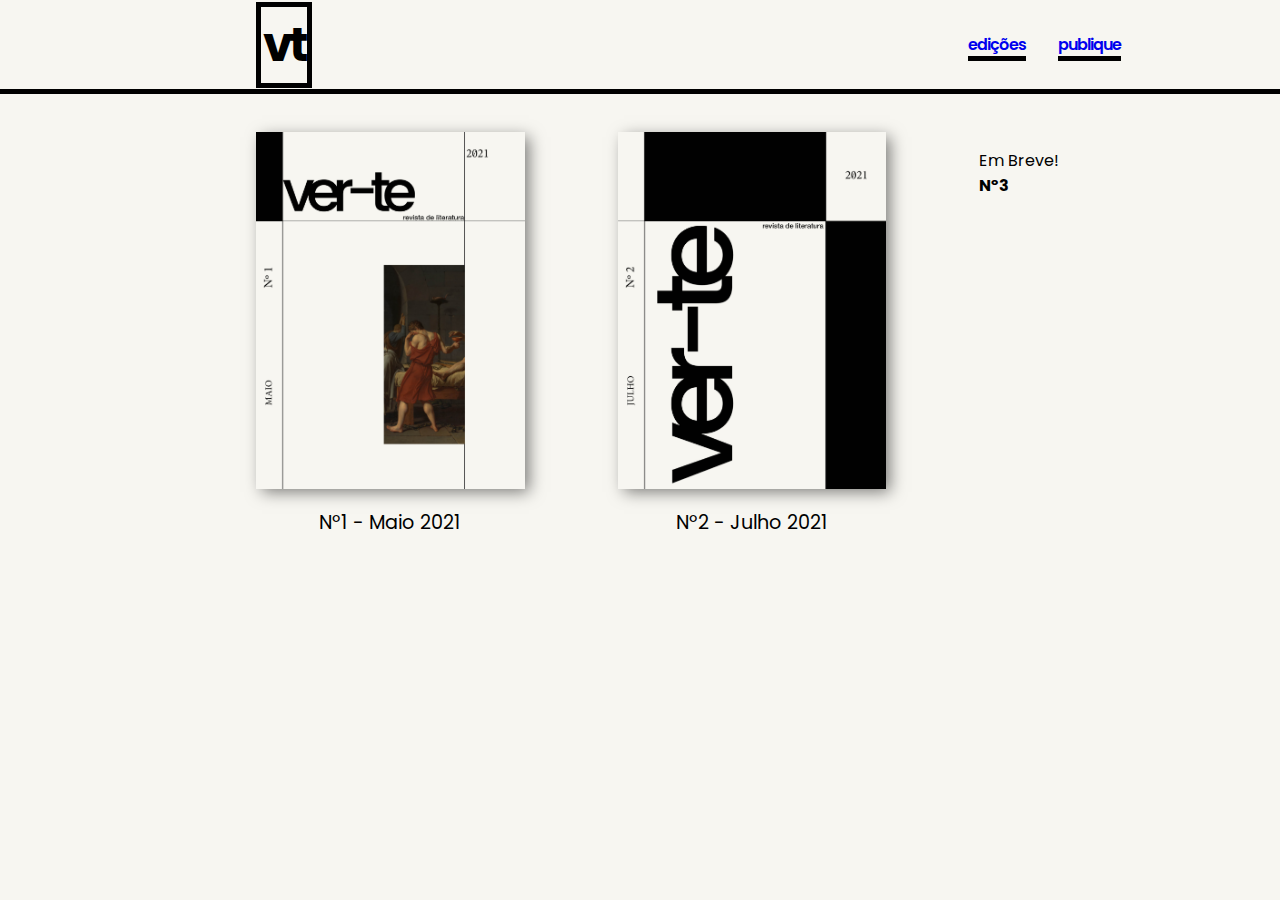
<file: index.html>
<html>
    <head>
        <link class="fav" rel="icon" type="image/png" href="images/vt48.png"/>
        <link rel="stylesheet" href="css/header.css">
        <link rel="stylesheet" href="css/style.css">
        <link rel="stylesheet" href="css/main.css">
        <meta name="viewport" content="width=device-width, initial-scale=1"/>
        <title>Revista Ver-te</title>
    </head>
    <body>
        <header>
            <nav>
                <h1 class="logo2">vt</h1>
                <ul>
                    <li><a class="bold" href="./index.html">edições</a></li>
                    <li><a class="bold" href="./publique.html">publique</a></li>
                </ul>
            </nav>
            <div class="div-line"></div>
        </header>

        <main>
            <div class="div-main">

                    <div class="magazine">
                         <a href="e1.html" target="_blank"><img class="img-revista1" src="images/vtimage.jpg"></a>
                        <p>Nº1 - Maio 2021</p>
                    </div>

                    <div class="magazine">
                        <a href="edicoes/vt2.pdf" target="_blank"><img class="img-revista1" src="images/capa2.jpg"></a>
                       <p>Nº2 - Julho 2021</p>
                   </div>

                   

                   

                    

                    

                    <p>Em Breve!<br><strong>Nº3</strong></p>

                    <div class="second">
                        <!-- <img class="img-revista2" src="./vtimage.jpg"> -->
                        <!-- <p>Nº2 - Julho 2021</p> -->
                    </div>

                    <!-- <div class="third">
                         <img class="img-revista3" src="./vtimage.jpg">
                        <p>1ª Edição/Maio 2021</p>
                    </div> --> 
            </div>
        </main>
    </body>
    
    <!-- <footer><a class="l-footer" href="https://www.instagram.com/verte.revista/" target="_blank">@verte.revista</a> | <a class="l-footer" href="https://www.instagram.com/kennedyrmenezes/" target="_blank">@kennedyrmenezes</a></footer> -->
</html>
</file>
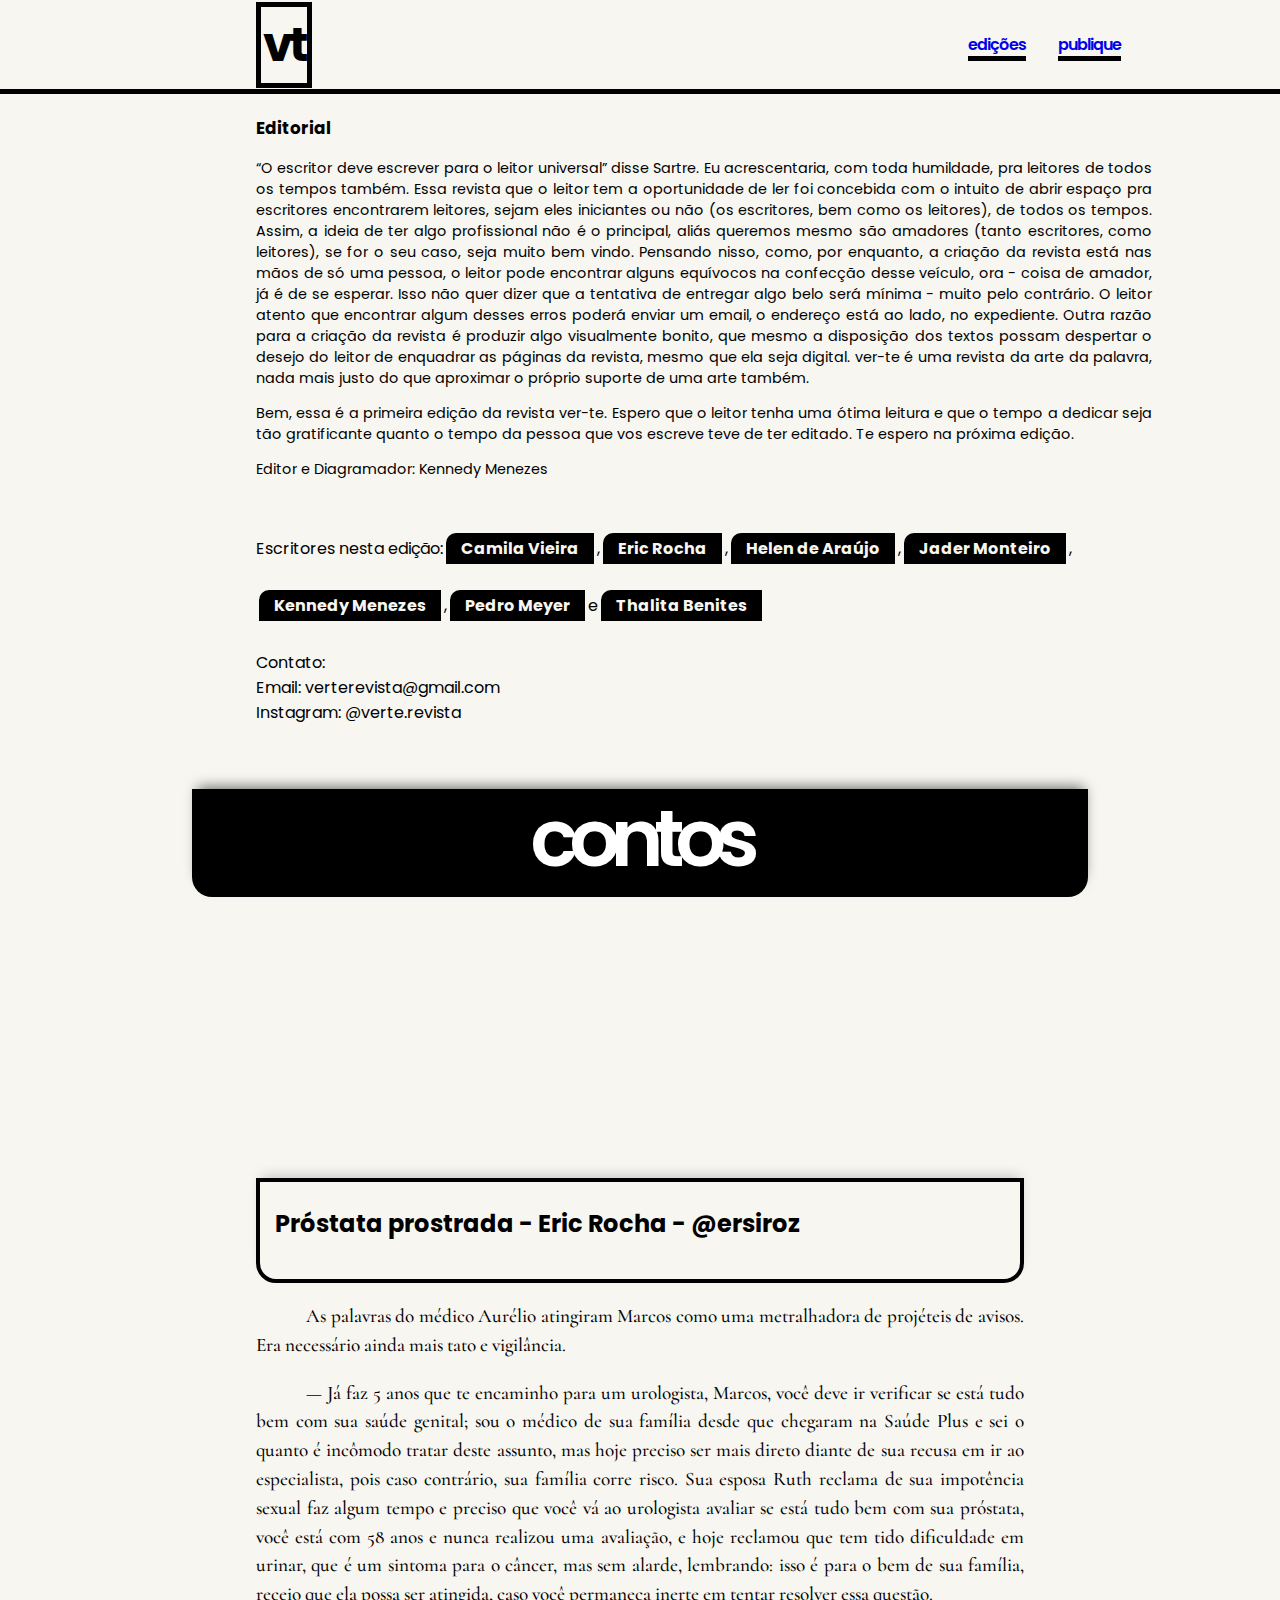
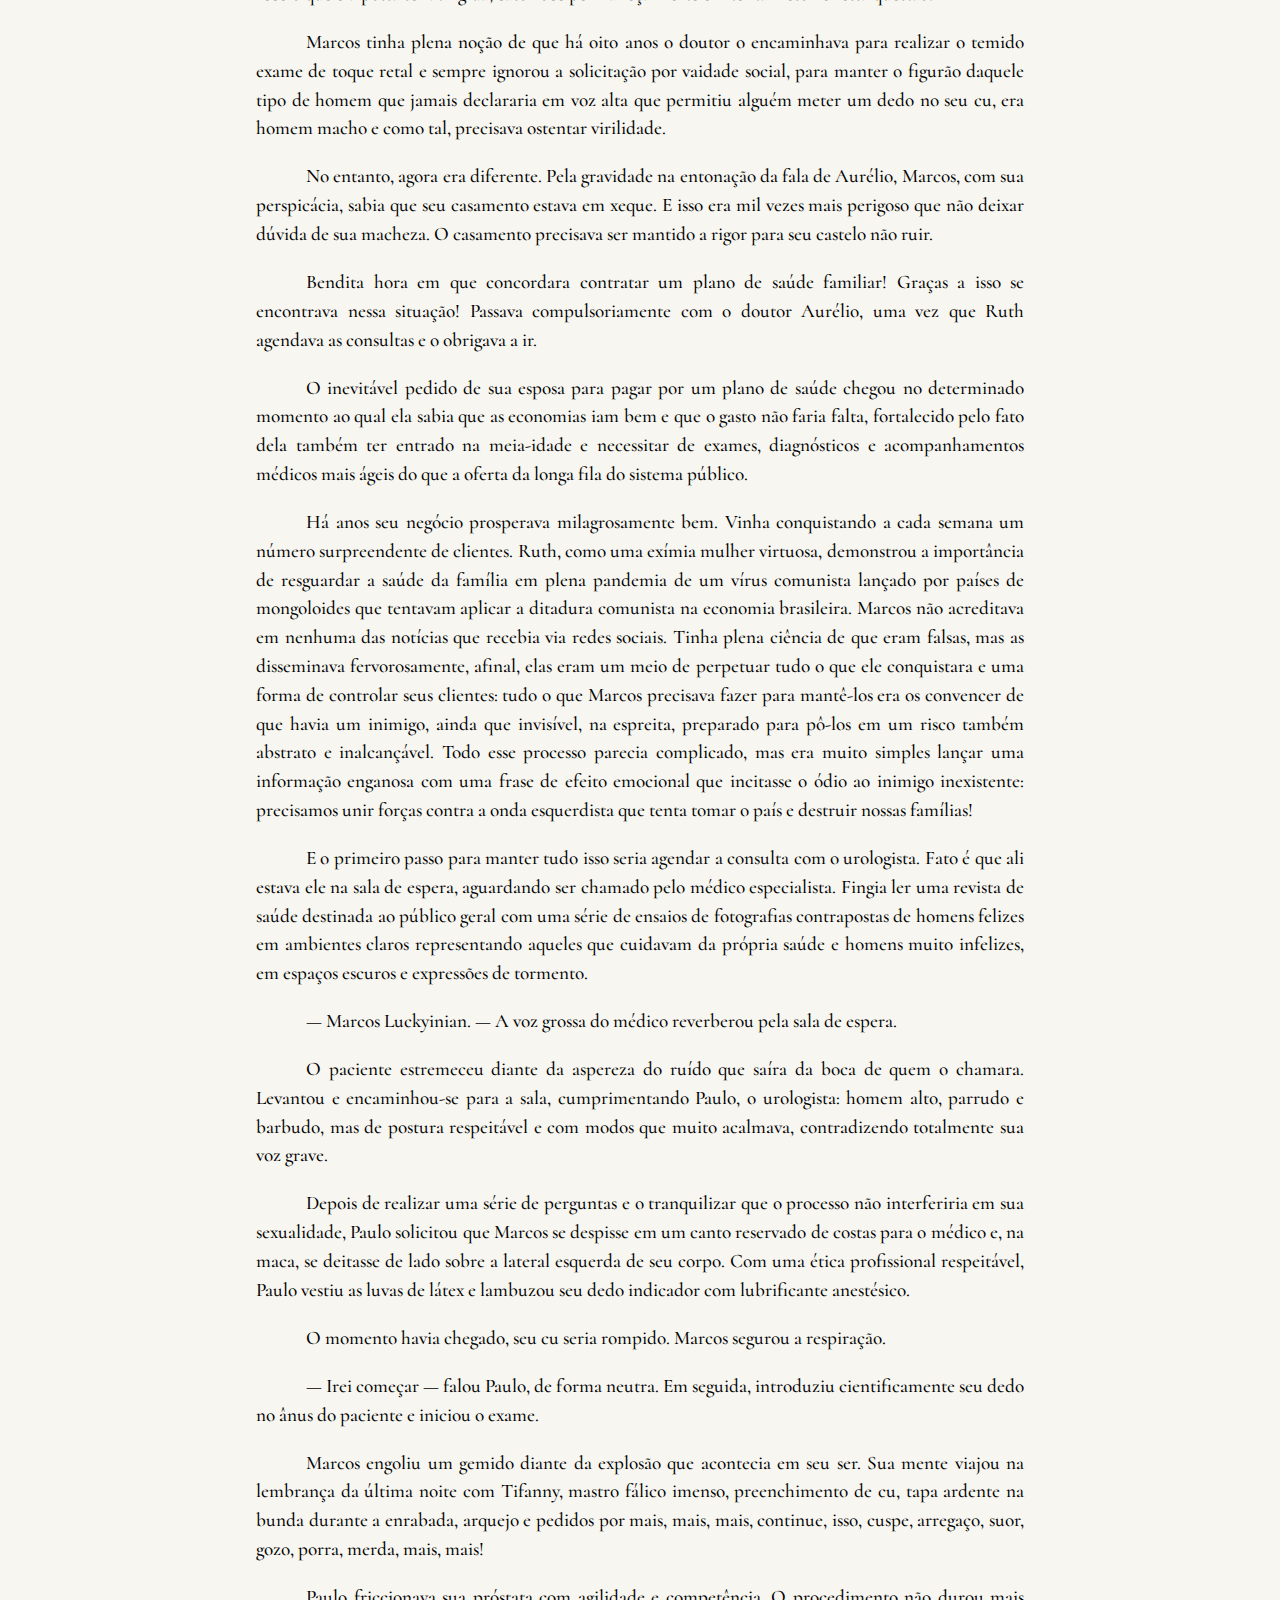
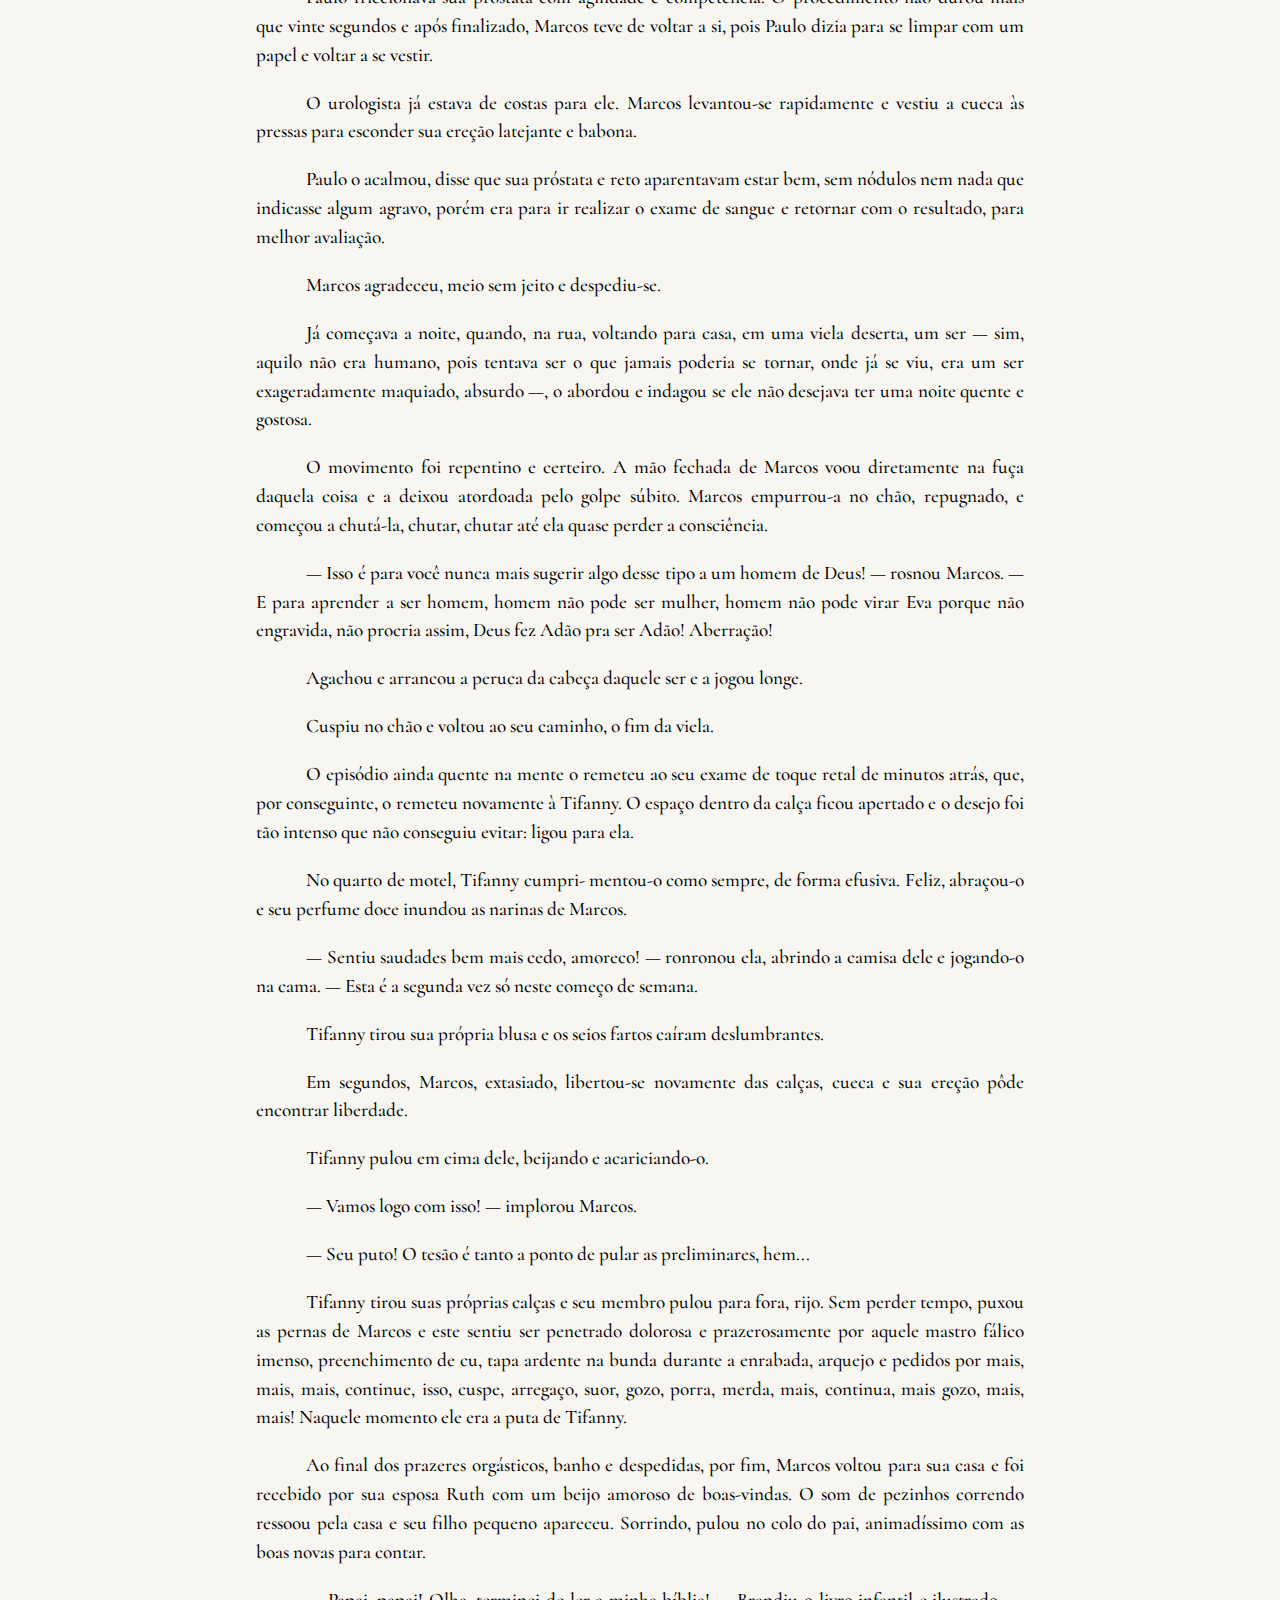
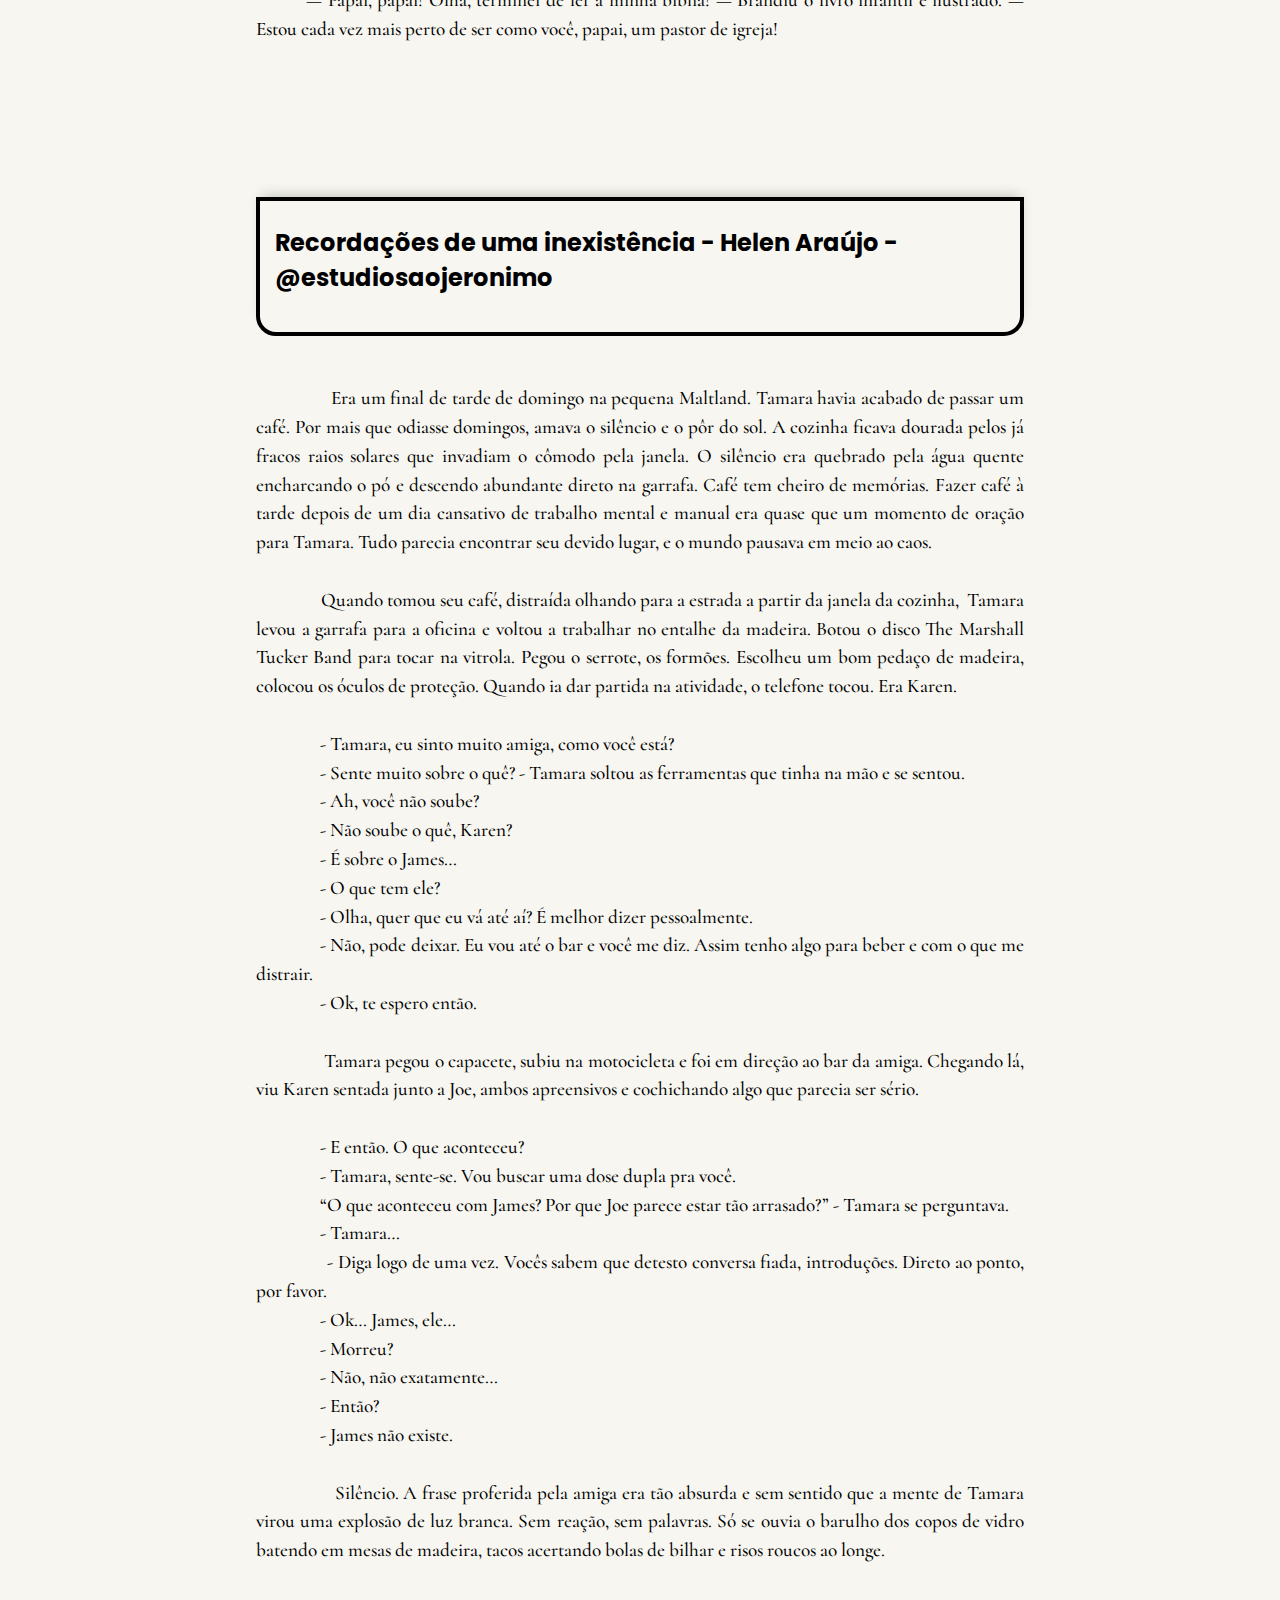
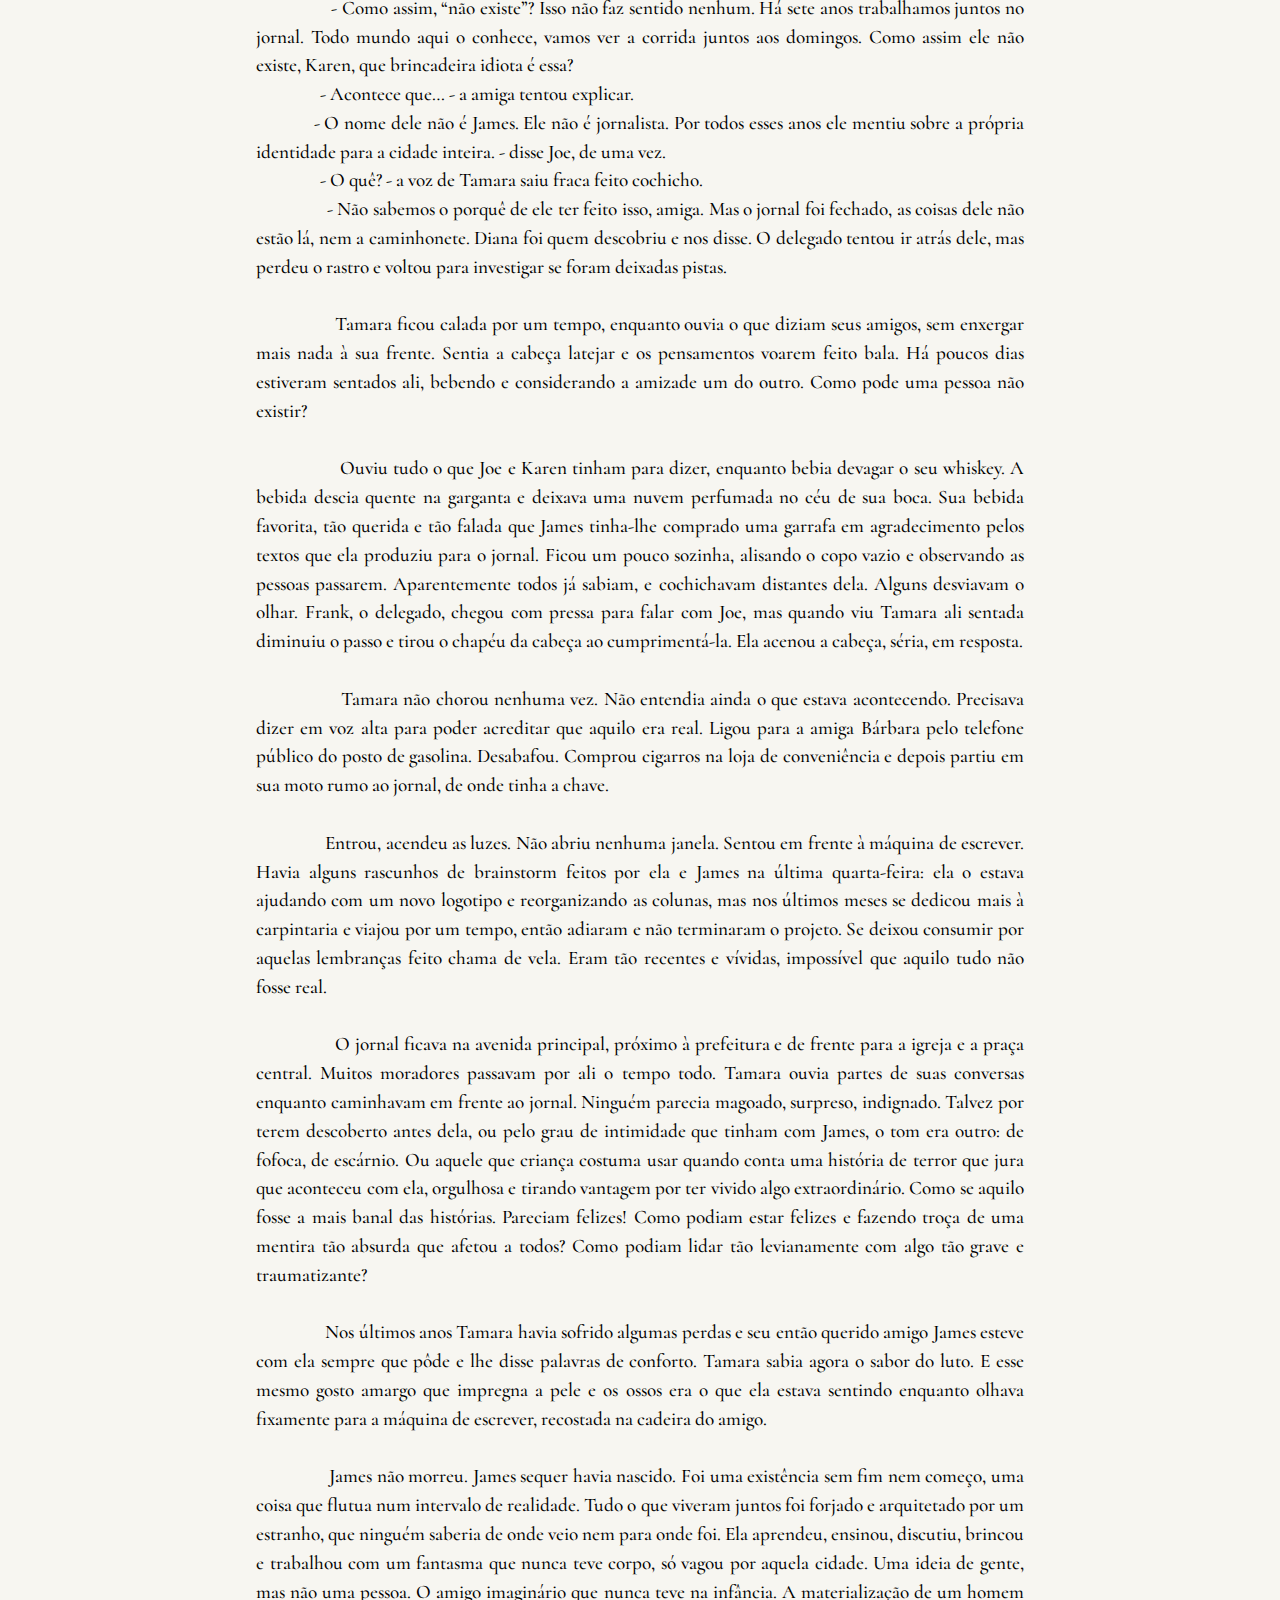
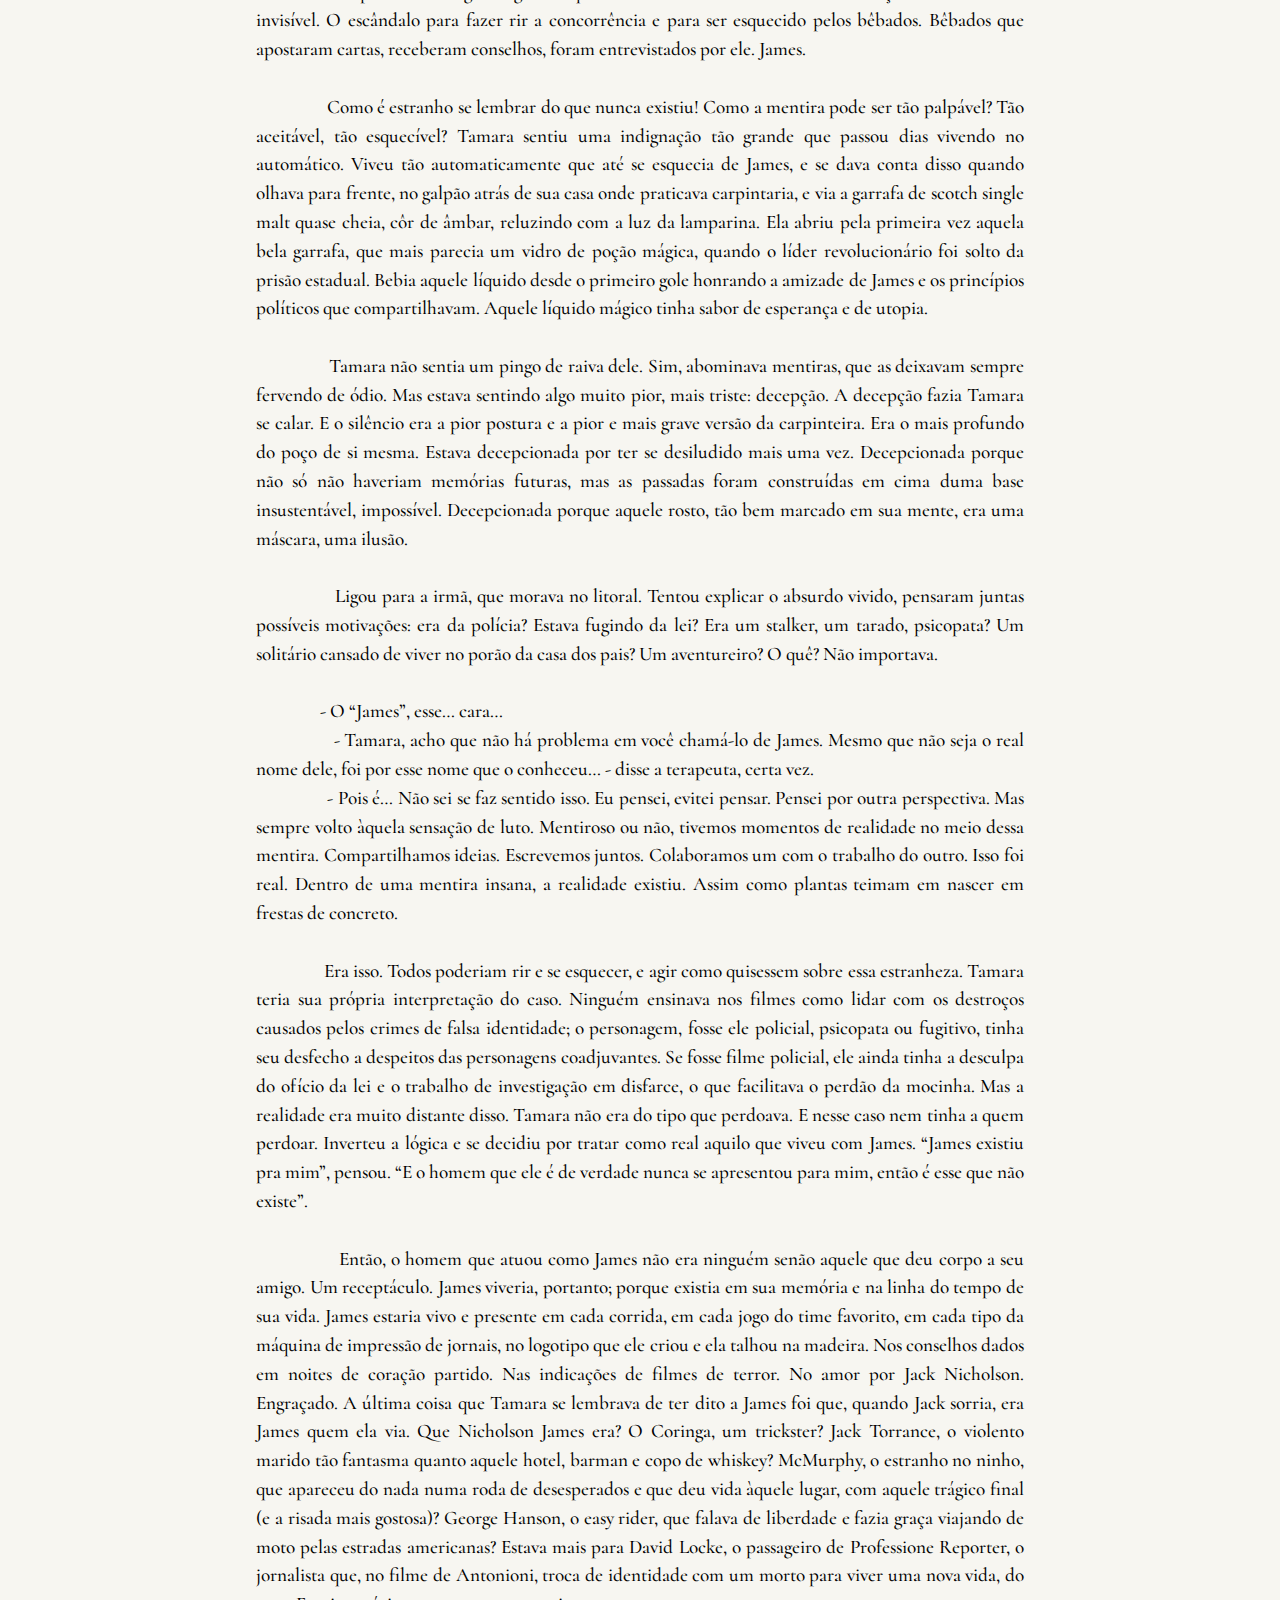
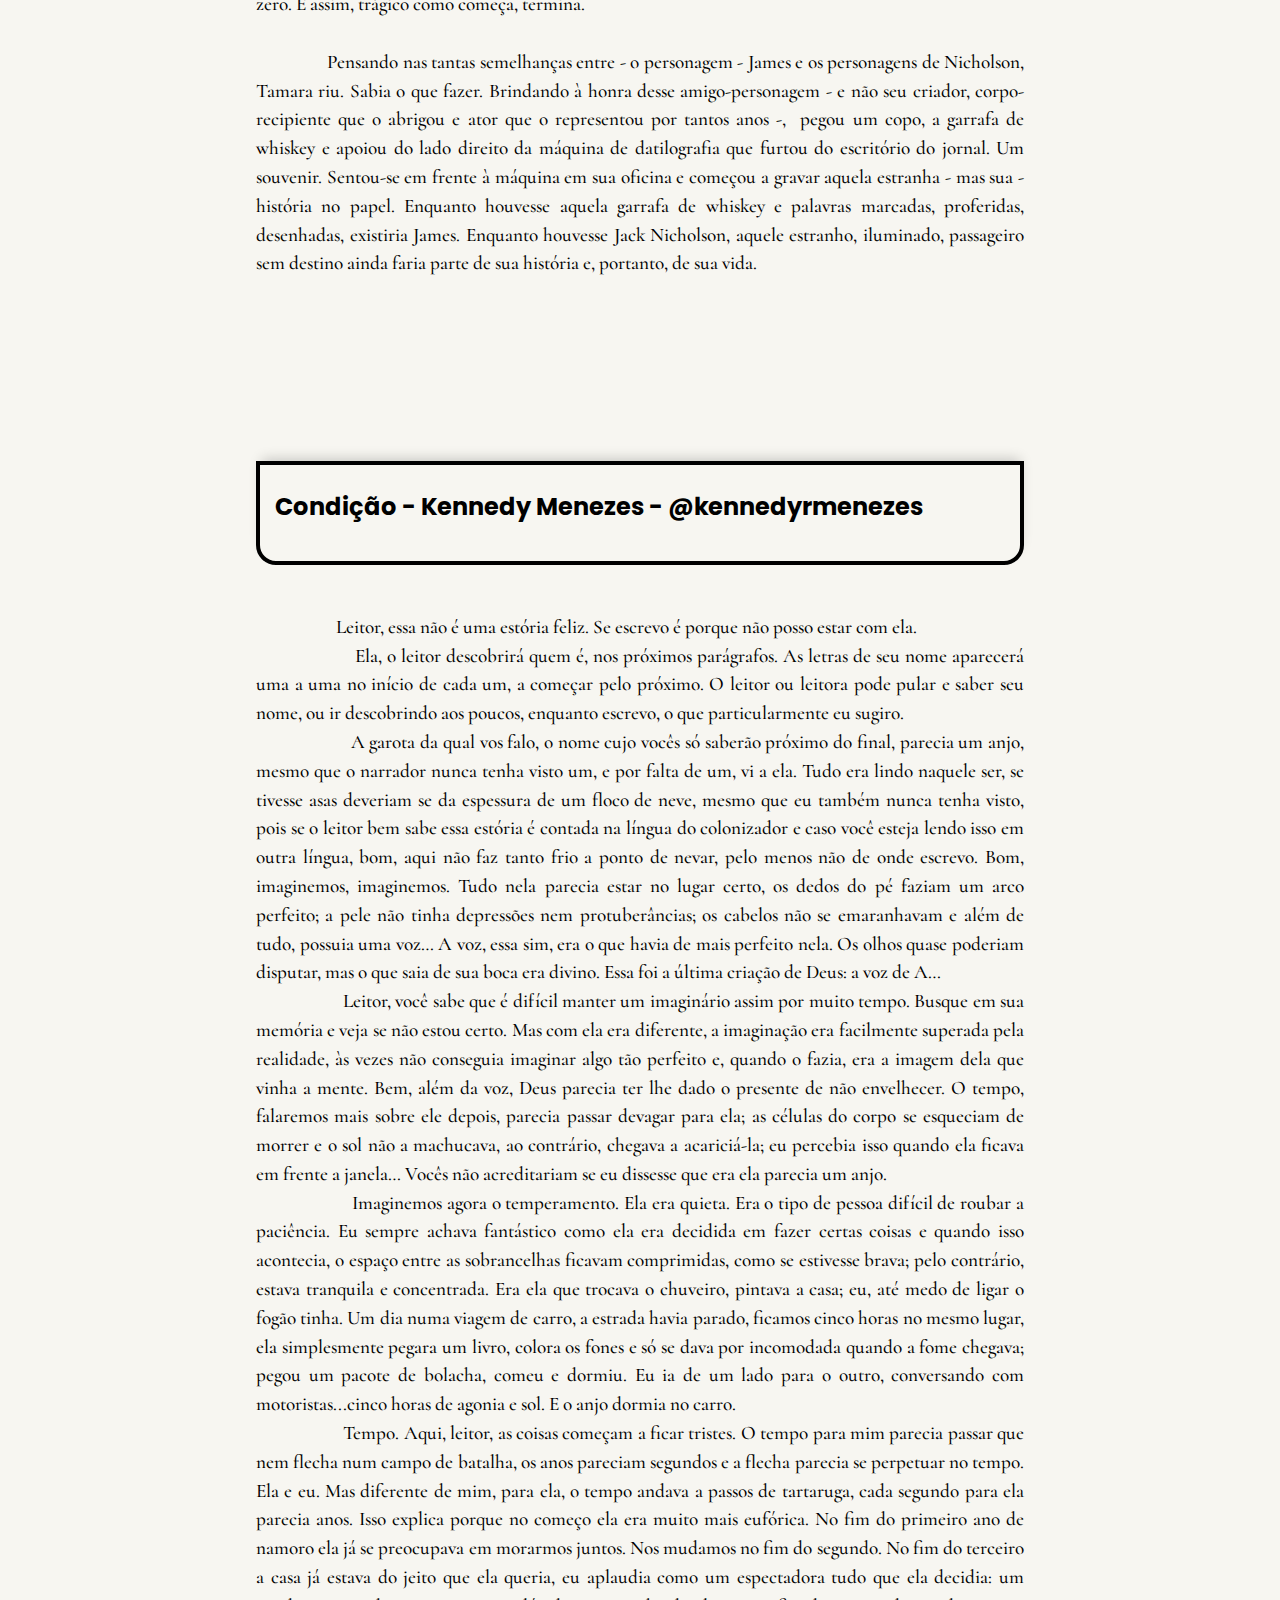
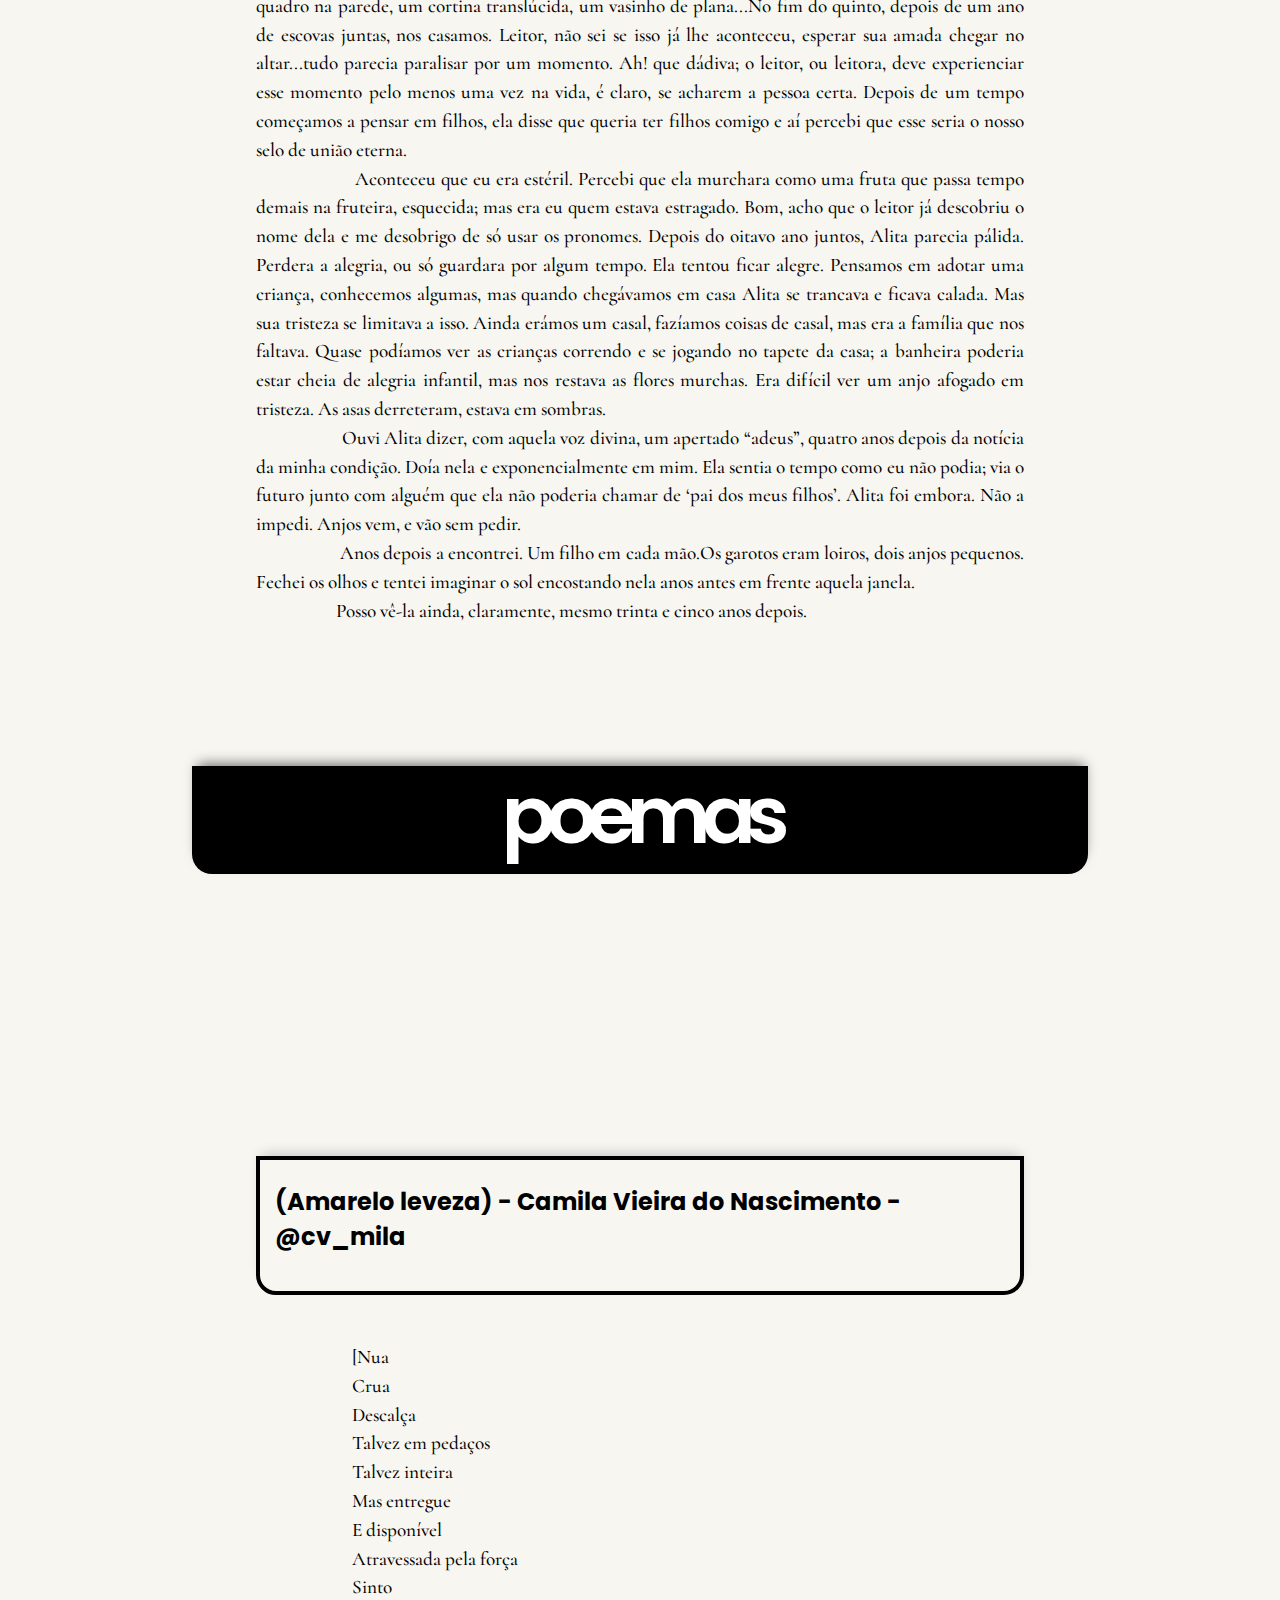
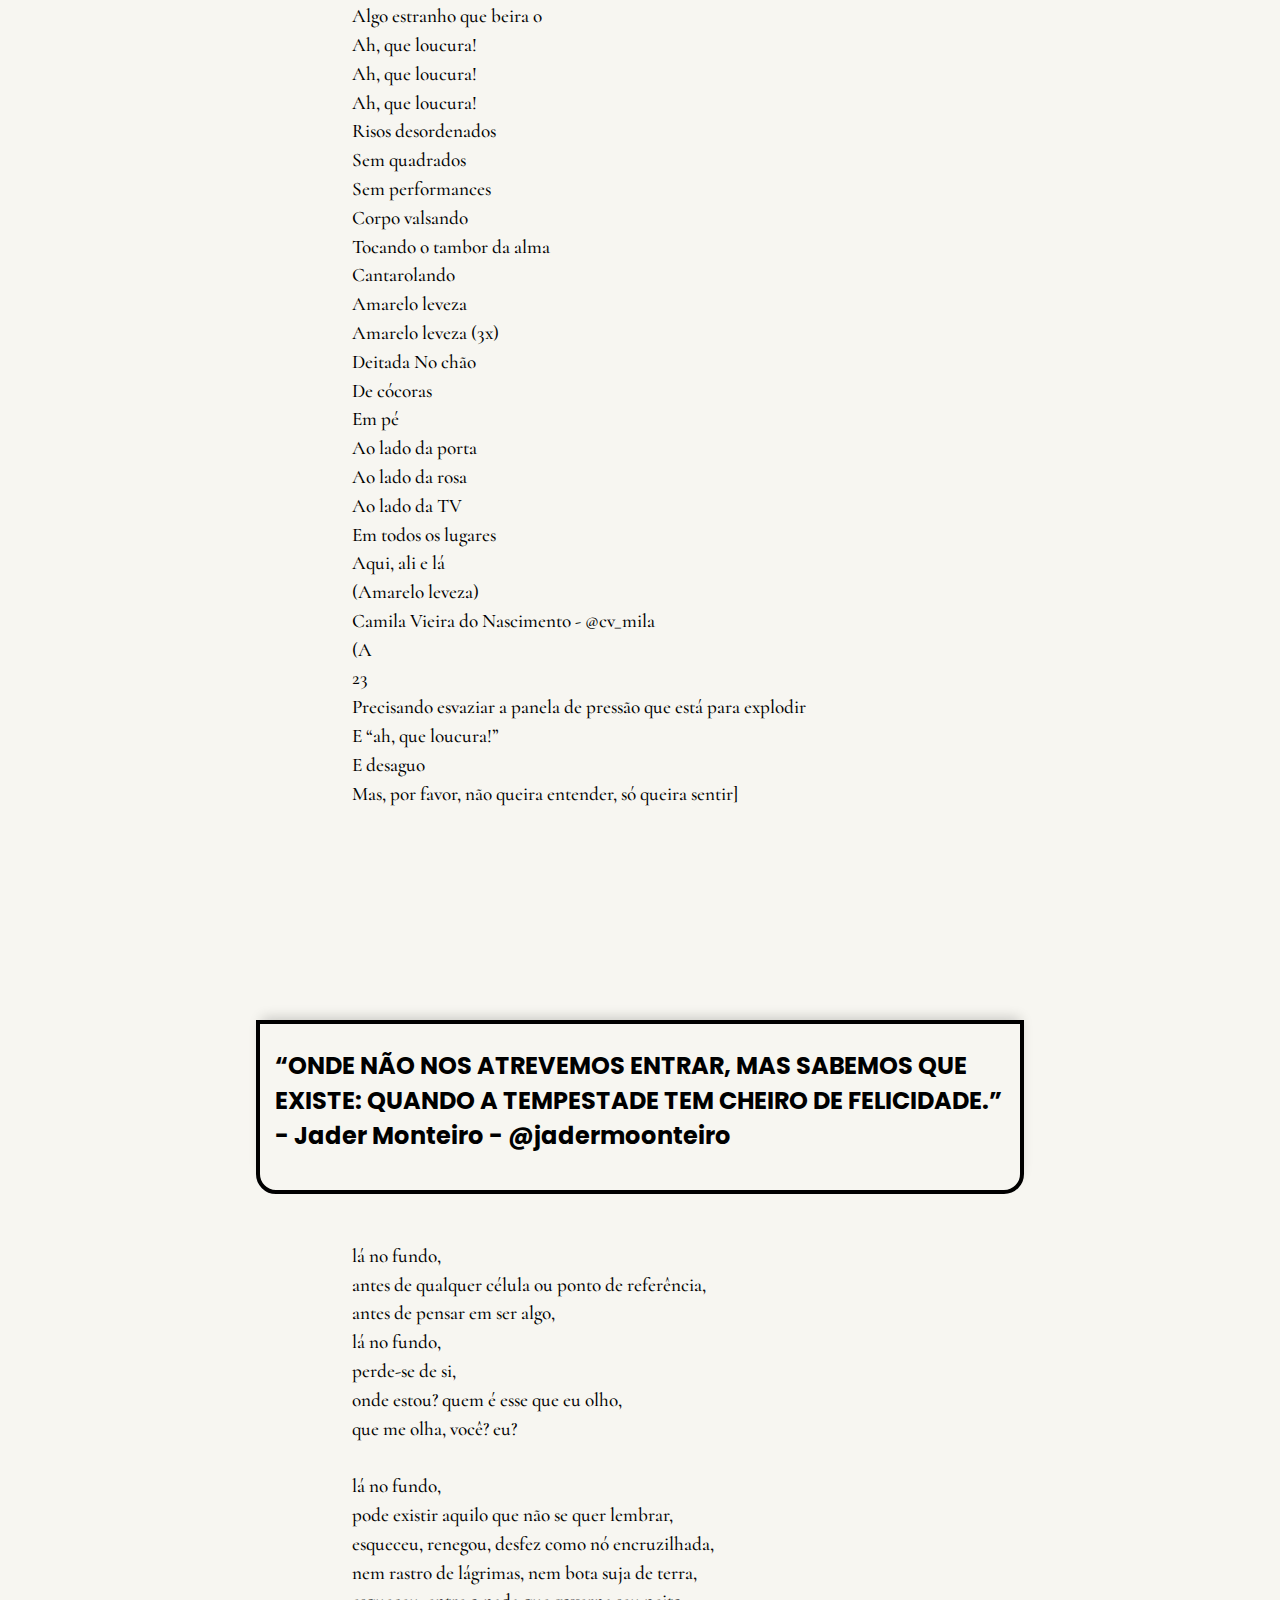
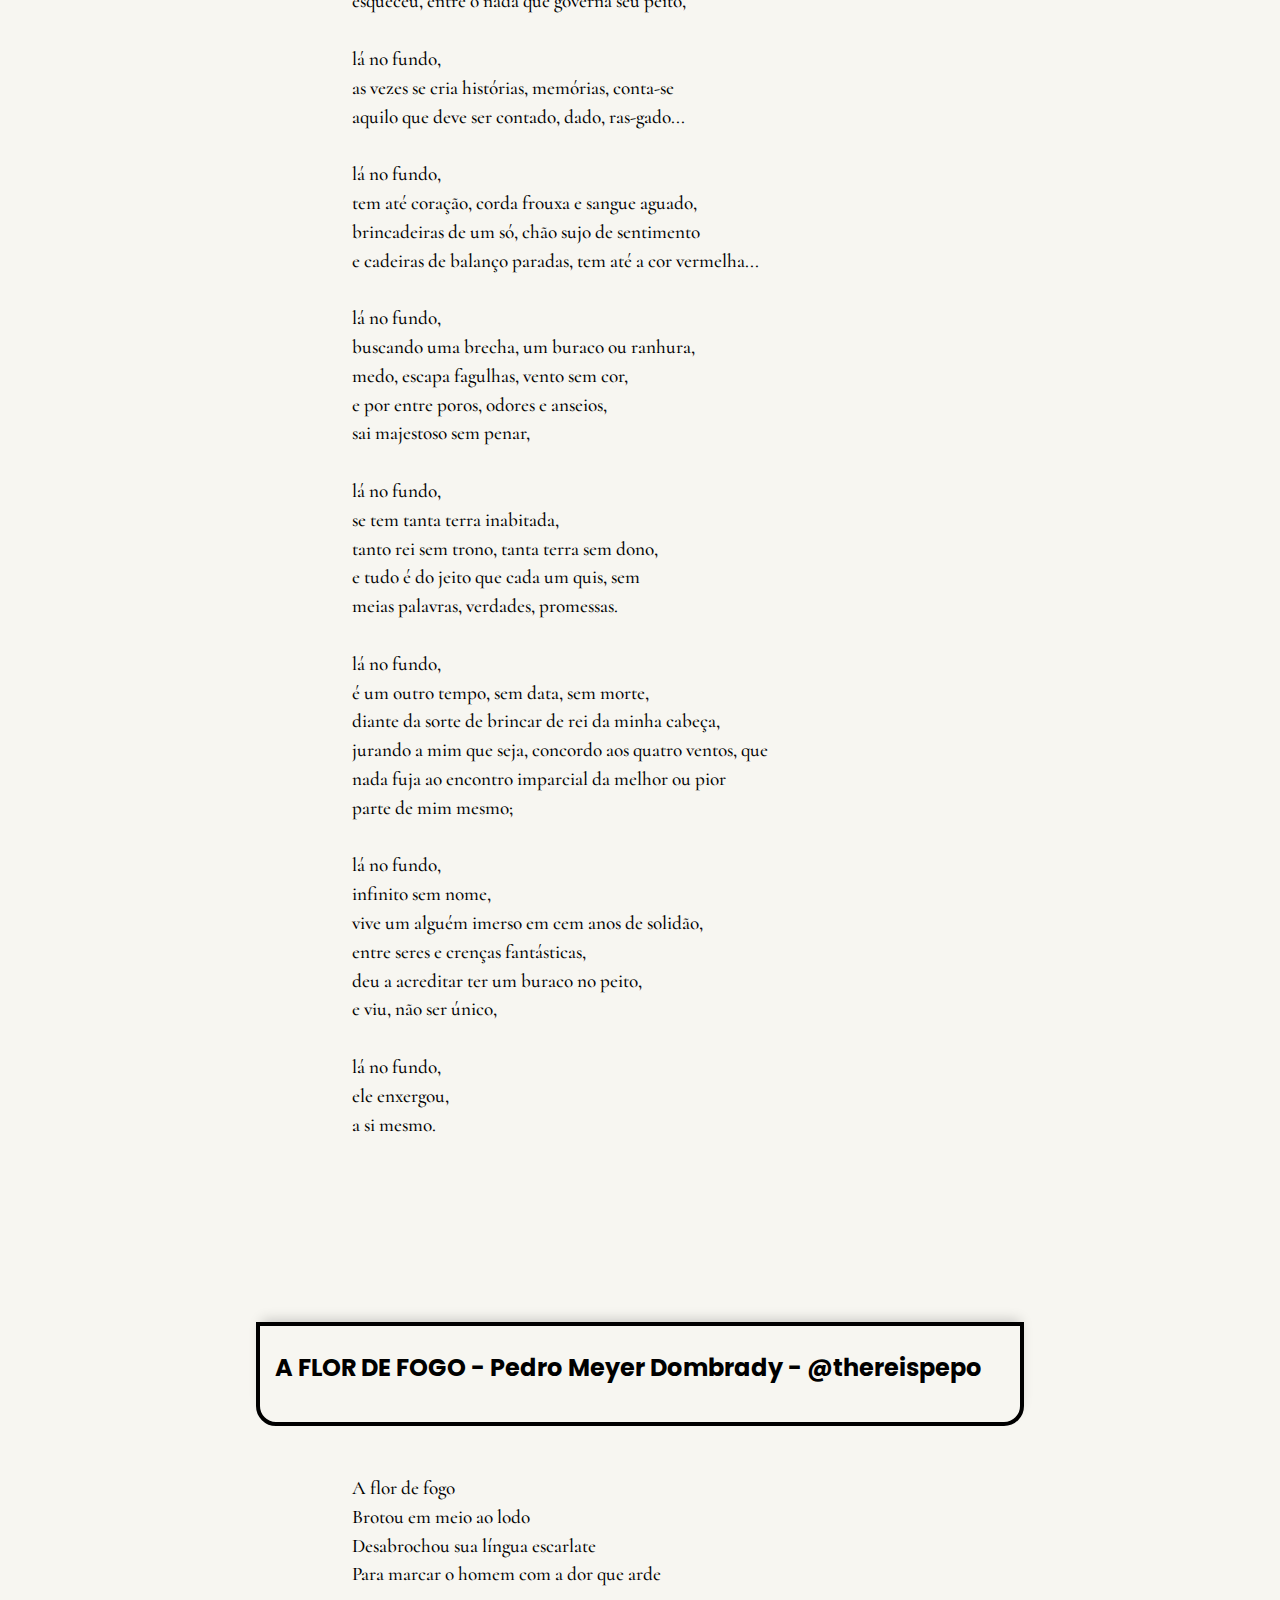
<file: e1.html>
<html>
    <head>
        <link class="fav" rel="icon" type="image/png" href="images/vt48.png"/>
        <link rel="stylesheet" href="css/header.css">
        <link rel="stylesheet" href="css/ed1.css">
        <meta name="viewport" content="width=device-width, initial-scale=1"/>
        <title>Revista Ver-te</title>
    </head>
    <body>
        <header id="back">
            <nav>
                <h1 class="logo2">vt</h1>
                <ul>
                    <li><a class="bold" href="./index.html">edições</a></li>
                    <li><a class="bold" href="./publique.html">publique</a></li>
                </ul>
            </nav>
            <div class="div-line"></div>
        </header>

        <div class="menu-back">
            <a href="#back"><h1 id="customID" class="logo2 content hide">vt</h1></a>
        </div>

        <main>
            <div class="sc-1">

                    <div class="mg-1">
                         <img class="img-revista1" src="images/vtimage.jpg">
                    </div>

                    <div class="editorial">
                        <h3>Editorial</h3>
        
                        <p>“O escritor deve escrever para o leitor
                            universal” disse Sartre. Eu acrescentaria, com
                            toda humildade, pra leitores de todos os tempos também. Essa revista que o leitor tem a
                            oportunidade de ler foi concebida com o intuito de abrir espaço pra escritores encontrarem leitores, sejam eles iniciantes ou não (os
                            escritores, bem como os leitores), de todos os
                            tempos. Assim, a ideia de ter algo profissional
                            não é o principal, aliás queremos mesmo são
                            amadores (tanto escritores, como leitores), se
                            for o seu caso, seja muito bem vindo. Pensando nisso, como, por enquanto, a criação da revista está nas mãos de só uma pessoa, o leitor
                            pode encontrar alguns equívocos na confecção
                            desse veículo, ora - coisa de amador, já é de se
                            esperar. Isso não quer dizer que a tentativa de
                            entregar algo belo será mínima - muito pelo
                            contrário. O leitor atento que encontrar algum
                            desses erros poderá enviar um email, o endereço está ao lado, no expediente. Outra razão
                            para a criação da revista é produzir algo visualmente bonito, que mesmo a disposição dos
                            textos possam despertar o desejo do leitor de
                            enquadrar as páginas da revista, mesmo que
                            ela seja digital. ver-te é uma revista da arte da
                            palavra, nada mais justo do que aproximar o
                            próprio suporte de uma arte também.</p>

                            <p>Bem, essa é a primeira edição da revista ver-te. Espero que o leitor tenha uma ótima
                            leitura e que o tempo a dedicar seja tão gratificante quanto o tempo da pessoa que vos escreve teve de ter editado. Te espero na próxima
                            edição.</p>

                            <p>
                                Editor e Diagramador: Kennedy Menezes
                            </p>
                    </div>
            </div>

            <div class="sc-2">
                <div class="escritores">

                    <div class="pessoas">
                        <p>Escritores nesta edição:</p>
                        <p class="esc-nomes-2">Camila Vieira</p>
                        <p>,</p>
                        <p class="esc-nomes-2">Eric Rocha</p>
                        <p>,</p>
                        <p class="esc-nomes-2">Helen de Araújo</p>
                        <p>,</p>
                        <p class="esc-nomes-2">Jader Monteiro</p>
                        <p>,</p>
                        <p class="esc-nomes-2">Kennedy Menezes</p>
                        <p>,</p>
                        <p class="esc-nomes-2">Pedro Meyer  </p>
                        <p>e</p>
                        <p class="esc-nomes-2">Thalita Benites</p>
                    </div>

                    <p>
                        Contato:<br>
                            Email: verterevista@gmail.com<br>
                            Instagram: @verte.revista
                    </p>

                </div>
            </div>

        </main>

        <div class="cadernos">
            <p class="titulo-caderno">contos</p>
        </div>

        <div class="main-2">
            
            <div class="area-texto">
                
                <!-- ************************************************* Eric ****************************************************** -->

                <div class="header-titulo">
                    <h3 class="titulo">Próstata prostrada - Eric Rocha - @ersiroz</h3>
                    <!-- <button class="btn-hide-show">LER</button> -->
                </div>

                <div class="texto">
                    <p>
                        As palavras do médico Aurélio atingiram Marcos como uma metralhadora de projéteis de avisos. Era necessário ainda mais tato
                    e vigilância.
                    </p>
                    <p>
                        — Já faz 5 anos que te encaminho para
                        um urologista, Marcos, você deve ir verificar
                        se está tudo bem com sua saúde genital; sou o
                        médico de sua família desde que chegaram na
                        Saúde Plus e sei o quanto é incômodo tratar
                        deste assunto, mas hoje preciso ser mais direto
                        diante de sua recusa em ir ao especialista, pois
                        caso contrário, sua família corre risco. Sua esposa Ruth reclama de sua impotência sexual
                        faz algum tempo e preciso que você vá ao urologista avaliar se está tudo bem com sua próstata, você está com 58 anos e nunca realizou
                        uma avaliação, e hoje reclamou que tem tido
                        dificuldade em urinar, que é um sintoma para
                        o câncer, mas sem alarde, lembrando: isso é
                        para o bem de sua família, receio que ela possa
                        ser atingida, caso você permaneça inerte em
                        tentar resolver essa questão.
                    </p>
                    <p>
                        Marcos tinha plena noção de que há
                    oito anos o doutor o encaminhava para realizar o temido exame de toque retal e sempre
                    ignorou a solicitação por vaidade social, para
                    manter o figurão daquele tipo de homem que
                    jamais declararia em voz alta que permitiu alguém meter um dedo no seu cu, era homem
                    macho e como tal, precisava ostentar virilidade.
                    </p>
                    <p>
                        No entanto, agora era diferente. Pela
                    gravidade na entonação da fala de Aurélio,
                    Marcos, com sua perspicácia, sabia que seu casamento estava em xeque. E isso era mil vezes
                    mais perigoso que não deixar dúvida de sua
                    macheza. O casamento precisava ser mantido
                    a rigor para seu castelo não ruir.
                    </p>
                    <p>
                        Bendita hora em que concordara contratar um plano de saúde familiar! Graças a
                        isso se encontrava nessa situação! Passava
                        compulsoriamente com o doutor Aurélio, uma
                        vez que Ruth agendava as consultas e o obrigava a ir.
                    </p>
                    <p>
                        O inevitável pedido de sua esposa para
                    pagar por um plano de saúde chegou no determinado momento ao qual ela sabia que as economias iam bem e que o gasto não faria falta,
                    fortalecido pelo fato dela também ter entrado
                    na meia-idade e necessitar de exames, diagnósticos e acompanhamentos médicos mais
                    ágeis do que a oferta da longa fila do sistema
                    público.
                    </p>
                    <p>
                        Há anos seu negócio prosperava milagrosamente bem. Vinha conquistando a cada
                    semana um número surpreendente de clientes.
                    Ruth, como uma exímia mulher virtuosa, demonstrou a importância de resguardar a saúde da família em plena pandemia de um vírus
                    comunista lançado por países de mongoloides
                    que tentavam aplicar a ditadura comunista na
                    economia brasileira. Marcos não acreditava
                    em nenhuma das notícias que recebia via redes sociais. Tinha plena ciência de que eram
                    falsas, mas as disseminava fervorosamente,
                    afinal, elas eram um meio de perpetuar tudo
                    o que ele conquistara e uma forma de controlar seus clientes: tudo o que Marcos precisava fazer para mantê-los era os convencer de
                    que havia um inimigo, ainda que invisível, na
                    espreita, preparado para pô-los em um risco
                    também abstrato e inalcançável. Todo esse
                    processo parecia complicado, mas era muito
                    simples lançar uma informação enganosa com
                    uma frase de efeito emocional que incitasse o
                    ódio ao inimigo inexistente: precisamos unir
                    forças contra a onda esquerdista que tenta tomar o país e destruir nossas famílias!
                    </p>
                    <p>
                        E o primeiro passo para manter tudo
                    isso seria agendar a consulta com o urologista. Fato é que ali estava ele na sala de espera,
                    aguardando ser chamado pelo médico especialista. Fingia ler uma revista de saúde destinada
                    ao público geral com uma série de ensaios de
                    fotografias contrapostas de homens felizes em
                    ambientes claros representando aqueles que
                    cuidavam da própria saúde e homens muito
                    infelizes, em espaços escuros e expressões de
                    tormento.
                    </p>
                    <p>
                        — Marcos Luckyinian. — A voz grossa
                    do médico reverberou pela sala de espera.
                    </p>
                    <p>
                        O paciente estremeceu diante da aspereza do ruído que saíra da boca de quem o 
                        chamara. Levantou e encaminhou-se para a
                        sala, cumprimentando Paulo, o urologista: homem alto, parrudo e barbudo, mas de postura
                        respeitável e com modos que muito acalmava,
                        contradizendo totalmente sua voz grave.
                    </p>
                    <p>
                        Depois de realizar uma série de perguntas e o tranquilizar que o processo não interferiria em sua sexualidade, Paulo solicitou
                    que Marcos se despisse em um canto reservado de costas para o médico e, na maca, se
                    deitasse de lado sobre a lateral esquerda de seu
                    corpo. Com uma ética profissional respeitável,
                    Paulo vestiu as luvas de látex e lambuzou seu
                    dedo indicador com lubrificante anestésico.
                    </p>
                    <p>
                        O momento havia chegado, seu cu seria rompido. Marcos segurou a respiração.
                    </p>
                    <p>
                        — Irei começar — falou Paulo, de forma neutra. Em seguida, introduziu cientificamente seu dedo no ânus do paciente e iniciou
                    o exame.
                    </p>
                    <p> 
                    Marcos engoliu um gemido diante da
                    explosão que acontecia em seu ser. Sua mente
                    viajou na lembrança da última noite com Tifanny, mastro fálico imenso, preenchimento
                    de cu, tapa ardente na bunda durante a enrabada, arquejo e pedidos por mais, mais, mais,
                    continue, isso, cuspe, arregaço, suor, gozo,
                    porra, merda, mais, mais!
                    </p>
                    <p>
                    Paulo friccionava sua próstata com
                    agilidade e competência. O procedimento não
                    durou mais que vinte segundos e após finalizado, Marcos teve de voltar a si, pois Paulo dizia
                    para se limpar com um papel e voltar a se vestir.
                    </p>
                    <p>
                        O urologista já estava de costas para
                        ele. Marcos levantou-se rapidamente e vestiu a
                        cueca às pressas para esconder sua ereção latejante e babona.
                    </p>
                    <p>
                    Paulo o acalmou, disse que sua próstata e reto aparentavam estar bem, sem nódulos
                    nem nada que indicasse algum agravo, porém
                    era para ir realizar o exame de sangue e retornar com o resultado, para melhor avaliação.
                    </p>
                    <p>
                    Marcos agradeceu, meio sem jeito e
                    despediu-se.
                    </p>
                    <p>
                        Já começava a noite, quando, na rua,
                    voltando para casa, em uma viela deserta, um
                    ser — sim, aquilo não era humano, pois tentava ser o que jamais poderia se tornar, onde já
                    se viu, era um ser exageradamente maquiado,
                    absurdo —, o abordou e indagou se ele não desejava ter uma noite quente e gostosa.
                    </p>
                    <p>
                    O movimento foi repentino e certeiro.
                    A mão fechada de Marcos voou diretamente na fuça daquela coisa e a deixou atordoada pelo golpe súbito. Marcos empurrou-a no
                    chão, repugnado, e começou a chutá-la, chutar, chutar até ela quase perder a consciência.
                    </p>
                    <p>
                        — Isso é para você nunca mais sugerir algo desse tipo a um homem de Deus! —
                    rosnou Marcos. — E para aprender a ser homem, homem não pode ser mulher, homem
                    não pode virar Eva porque não engravida, não
                    procria assim, Deus fez Adão pra ser Adão!
                    Aberração!
                    </p>
                    <p>Agachou e arrancou a peruca da cabeça daquele ser e a jogou longe.</p>
                    <p>Cuspiu no chão e voltou ao seu caminho, o fim da viela.</p>
                    <p>
                        O episódio ainda quente na mente o
                        remeteu ao seu exame de toque retal de minutos atrás, que, por conseguinte, o remeteu
                        novamente à Tifanny. O espaço dentro da calça ficou apertado e o desejo foi tão intenso que
                        não conseguiu evitar: ligou para ela.
                    </p>
                    <p>
                    No quarto de motel, Tifanny cumpri-
                    mentou-o como sempre, de forma efusiva. Feliz, abraçou-o e seu perfume doce inundou as
                    narinas de Marcos.
                    </p>
                    <p>
                        — Sentiu saudades bem mais cedo,
                        amoreco! — ronronou ela, abrindo a camisa
                        dele e jogando-o na cama. — Esta é a segunda
                        vez só neste começo de semana.
                    </p>
                    <p>Tifanny tirou sua própria blusa e os seios fartos caíram deslumbrantes.</p>
                    <p> Em segundos, Marcos, extasiado, libertou-se novamente das calças, cueca e sua
                        ereção pôde encontrar liberdade.</p>
                    <p>
                    Tifanny pulou em cima dele, beijando
                    e acariciando-o.
                    </p>
                    <p>— Vamos logo com isso! — implorou Marcos.</p>
                    <p>— Seu puto! O tesão é tanto a ponto de pular as preliminares, hem...</p>
                    <p>
                    Tifanny tirou suas próprias calças e
                    seu membro pulou para fora, rijo. Sem perder
                    tempo, puxou as pernas de Marcos e este sentiu ser penetrado dolorosa e prazerosamente
                    por aquele mastro fálico imenso, preenchimento de cu, tapa ardente na bunda durante
                    a enrabada, arquejo e pedidos por mais, mais,
                    mais, continue, isso, cuspe, arregaço, suor,
                    gozo, porra, merda, mais, continua, mais gozo,
                    mais, mais! Naquele momento ele era a puta
                    de Tifanny.
                    </p>
                    <p>
                    Ao final dos prazeres orgásticos, banho
                    e despedidas, por fim, Marcos voltou para sua
                    casa e foi recebido por sua esposa Ruth com
                    um beijo amoroso de boas-vindas. O som de
                    pezinhos correndo ressoou pela casa e seu
                    filho pequeno apareceu. Sorrindo, pulou no
                    colo do pai, animadíssimo com as boas novas
                    para contar.
                    </p>
                    <p>
                        — Papai, papai! Olha, terminei de ler
                    a minha bíblia! — Brandiu o livro infantil e
                    ilustrado. — Estou cada vez mais perto de ser
                    como você, papai, um pastor de igreja!
                    </p> 
                </div>

                <!-- ************************************************* Helen************************************************************ -->

                <div class="header-titulo">
                    <h3 class="titulo">Recordações de uma inexistência - Helen Araújo - @estudiosaojeronimo</h3>
                    <!-- <button class="btn-hide-show">LER</button> -->
                </div>

                <div class="texto">

                <p class="parag">
                Era um final de tarde de domingo na pequena Maltland. Tamara havia acabado de passar um café. Por mais que odiasse domingos, amava o silêncio e o pôr do sol. A cozinha ficava dourada pelos já fracos raios solares que invadiam o cômodo pela janela. O silêncio era quebrado pela água quente encharcando o pó e descendo abundante direto na garrafa. Café tem cheiro de memórias. Fazer café à tarde depois de um dia cansativo de trabalho mental e manual era quase que um momento de oração para Tamara. Tudo parecia encontrar seu devido lugar, e o mundo pausava em meio ao caos.

                Quando tomou seu café, distraída olhando para a estrada a partir da janela da cozinha,  Tamara levou a garrafa para a oficina e voltou a trabalhar no entalhe da madeira. Botou o disco The Marshall Tucker Band para tocar na vitrola. Pegou o serrote, os formões. Escolheu um bom pedaço de madeira, colocou os óculos de proteção. Quando ia dar partida na atividade, o telefone tocou. Era Karen.

                - Tamara, eu sinto muito amiga, como você está?
                - Sente muito sobre o quê? - Tamara soltou as ferramentas que tinha na mão e se sentou.
                - Ah, você não soube?
                - Não soube o quê, Karen?
                - É sobre o James…
                - O que tem ele?
                - Olha, quer que eu vá até aí? É melhor dizer pessoalmente.
                - Não, pode deixar. Eu vou até o bar e você me diz. Assim tenho algo para beber e com o que me distrair.
                - Ok, te espero então.

                Tamara pegou o capacete, subiu na motocicleta e foi em direção ao bar da amiga. Chegando lá, viu Karen sentada junto a Joe, ambos apreensivos e cochichando algo que parecia ser sério.

                - E então. O que aconteceu?
                - Tamara, sente-se. Vou buscar uma dose dupla pra você.
                “O que aconteceu com James? Por que Joe parece estar tão arrasado?” - Tamara se perguntava.
                - Tamara…
                - Diga logo de uma vez. Vocês sabem que detesto conversa fiada, introduções. Direto ao ponto, por favor.
                - Ok… James, ele…
                - Morreu?
                - Não, não exatamente…
                - Então?
                - James não existe.

                Silêncio. A frase proferida pela amiga era tão absurda e sem sentido que a mente de Tamara virou uma explosão de luz branca. Sem reação, sem palavras. Só se ouvia o barulho dos copos de vidro batendo em mesas de madeira, tacos acertando bolas de bilhar e risos roucos ao longe.

                - Como assim, “não existe”? Isso não faz sentido nenhum. Há sete anos trabalhamos juntos no jornal. Todo mundo aqui o conhece, vamos ver a corrida juntos aos domingos. Como assim ele não existe, Karen, que brincadeira idiota é essa?
                - Acontece que… - a amiga tentou explicar.
            - O nome dele não é James. Ele não é jornalista. Por todos esses anos ele mentiu sobre a própria identidade para a cidade inteira. - disse Joe, de uma vez.
                - O quê? - a voz de Tamara saiu fraca feito cochicho.
                - Não sabemos o porquê de ele ter feito isso, amiga. Mas o jornal foi fechado, as coisas dele não estão lá, nem a caminhonete. Diana foi quem descobriu e nos disse. O delegado tentou ir atrás dele, mas perdeu o rastro e voltou para investigar se foram deixadas pistas.

                Tamara ficou calada por um tempo, enquanto ouvia o que diziam seus amigos, sem enxergar mais nada à sua frente. Sentia a cabeça latejar e os pensamentos voarem feito bala. Há poucos dias estiveram sentados ali, bebendo e considerando a amizade um do outro. Como pode uma pessoa não existir?

                Ouviu tudo o que Joe e Karen tinham para dizer, enquanto bebia devagar o seu whiskey. A bebida descia quente na garganta e deixava uma nuvem perfumada no céu de sua boca. Sua bebida favorita, tão querida e tão falada que James tinha-lhe comprado uma garrafa em agradecimento pelos textos que ela produziu para o jornal. Ficou um pouco sozinha, alisando o copo vazio e observando as pessoas passarem. Aparentemente todos já sabiam, e cochichavam distantes dela. Alguns desviavam o olhar. Frank, o delegado, chegou com pressa para falar com Joe, mas quando viu Tamara ali sentada diminuiu o passo e tirou o chapéu da cabeça ao cumprimentá-la. Ela acenou a cabeça, séria, em resposta.

                Tamara não chorou nenhuma vez. Não entendia ainda o que estava acontecendo. Precisava dizer em voz alta para poder acreditar que aquilo era real. Ligou para a amiga Bárbara pelo telefone público do posto de gasolina. Desabafou. Comprou cigarros na loja de conveniência e depois partiu em sua moto rumo ao jornal, de onde tinha a chave.

                Entrou, acendeu as luzes. Não abriu nenhuma janela. Sentou em frente à máquina de escrever. Havia alguns rascunhos de brainstorm feitos por ela e James na última quarta-feira: ela o estava ajudando com um novo logotipo e reorganizando as colunas, mas nos últimos meses se dedicou mais à carpintaria e viajou por um tempo, então adiaram e não terminaram o projeto. Se deixou consumir por aquelas lembranças feito chama de vela. Eram tão recentes e vívidas, impossível que aquilo tudo não fosse real.

                O jornal ficava na avenida principal, próximo à prefeitura e de frente para a igreja e a praça central. Muitos moradores passavam por ali o tempo todo. Tamara ouvia partes de suas conversas enquanto caminhavam em frente ao jornal. Ninguém parecia magoado, surpreso, indignado. Talvez por terem descoberto antes dela, ou pelo grau de intimidade que tinham com James, o tom era outro: de fofoca, de escárnio. Ou aquele que criança costuma usar quando conta uma história de terror que jura que aconteceu com ela, orgulhosa e tirando vantagem por ter vivido algo extraordinário. Como se aquilo fosse a mais banal das histórias. Pareciam felizes! Como podiam estar felizes e fazendo troça de uma mentira tão absurda que afetou a todos? Como podiam lidar tão levianamente com algo tão grave e traumatizante?

                Nos últimos anos Tamara havia sofrido algumas perdas e seu então querido amigo James esteve com ela sempre que pôde e lhe disse palavras de conforto. Tamara sabia agora o sabor do luto. E esse mesmo gosto amargo que impregna a pele e os ossos era o que ela estava sentindo enquanto olhava fixamente para a máquina de escrever, recostada na cadeira do amigo. 

                James não morreu. James sequer havia nascido. Foi uma existência sem fim nem começo, uma coisa que flutua num intervalo de realidade. Tudo o que viveram juntos foi forjado e arquitetado por um estranho, que ninguém saberia de onde veio nem para onde foi. Ela aprendeu, ensinou, discutiu, brincou e trabalhou com um fantasma que nunca teve corpo, só vagou por aquela cidade. Uma ideia de gente, mas não uma pessoa. O amigo imaginário que nunca teve na infância. A materialização de um homem invisível. O escândalo para fazer rir a concorrência e para ser esquecido pelos bêbados. Bêbados que apostaram cartas, receberam conselhos, foram entrevistados por ele. James.

                Como é estranho se lembrar do que nunca existiu! Como a mentira pode ser tão palpável? Tão aceitável, tão esquecível? Tamara sentiu uma indignação tão grande que passou dias vivendo no automático. Viveu tão automaticamente que até se esquecia de James, e se dava conta disso quando olhava para frente, no galpão atrás de sua casa onde praticava carpintaria, e via a garrafa de scotch single malt quase cheia, côr de âmbar, reluzindo com a luz da lamparina. Ela abriu pela primeira vez aquela bela garrafa, que mais parecia um vidro de poção mágica, quando o líder revolucionário foi solto da prisão estadual. Bebia aquele líquido desde o primeiro gole honrando a amizade de James e os princípios políticos que compartilhavam. Aquele líquido mágico tinha sabor de esperança e de utopia.

                Tamara não sentia um pingo de raiva dele. Sim, abominava mentiras, que as deixavam sempre fervendo de ódio. Mas estava sentindo algo muito pior, mais triste: decepção. A decepção fazia Tamara se calar. E o silêncio era a pior postura e a pior e mais grave versão da carpinteira. Era o mais profundo do poço de si mesma. Estava decepcionada por ter se desiludido mais uma vez. Decepcionada porque não só não haveriam memórias futuras, mas as passadas foram construídas em cima duma base insustentável, impossível. Decepcionada porque aquele rosto, tão bem marcado em sua mente, era uma máscara, uma ilusão.

                Ligou para a irmã, que morava no litoral. Tentou explicar o absurdo vivido, pensaram juntas possíveis motivações: era da polícia? Estava fugindo da lei? Era um stalker, um tarado, psicopata? Um solitário cansado de viver no porão da casa dos pais? Um aventureiro? O quê? Não importava.

                - O “James”, esse… cara…
                - Tamara, acho que não há problema em você chamá-lo de James. Mesmo que não seja o real nome dele, foi por esse nome que o conheceu… - disse a terapeuta, certa vez.
                - Pois é… Não sei se faz sentido isso. Eu pensei, evitei pensar. Pensei por outra perspectiva. Mas sempre volto àquela sensação de luto. Mentiroso ou não, tivemos momentos de realidade no meio dessa mentira. Compartilhamos ideias. Escrevemos juntos. Colaboramos um com o trabalho do outro. Isso foi real. Dentro de uma mentira insana, a realidade existiu. Assim como plantas teimam em nascer em frestas de concreto.

                Era isso. Todos poderiam rir e se esquecer, e agir como quisessem sobre essa estranheza. Tamara teria sua própria interpretação do caso. Ninguém ensinava nos filmes como lidar com os destroços causados pelos crimes de falsa identidade; o personagem, fosse ele policial, psicopata ou fugitivo, tinha seu desfecho a despeitos das personagens coadjuvantes. Se fosse filme policial, ele ainda tinha a desculpa do ofício da lei e o trabalho de investigação em disfarce, o que facilitava o perdão da mocinha. Mas a realidade era muito distante disso. Tamara não era do tipo que perdoava. E nesse caso nem tinha a quem perdoar. Inverteu a lógica e se decidiu por tratar como real aquilo que viveu com James. “James existiu pra mim”, pensou. “E o homem que ele é de verdade nunca se apresentou para mim, então é esse que não existe”. 

                Então, o homem que atuou como James não era ninguém senão aquele que deu corpo a seu amigo. Um receptáculo. James viveria, portanto; porque existia em sua memória e na linha do tempo de sua vida. James estaria vivo e presente em cada corrida, em cada jogo do time favorito, em cada tipo da máquina de impressão de jornais, no logotipo que ele criou e ela talhou na madeira. Nos conselhos dados em noites de coração partido. Nas indicações de filmes de terror. No amor por Jack Nicholson. Engraçado. A última coisa que Tamara se lembrava de ter dito a James foi que, quando Jack sorria, era James quem ela via. Que Nicholson James era? O Coringa, um trickster? Jack Torrance, o violento marido tão fantasma quanto aquele hotel, barman e copo de whiskey? McMurphy, o estranho no ninho, que apareceu do nada numa roda de desesperados e que deu vida àquele lugar, com aquele trágico final (e a risada mais gostosa)? George Hanson, o easy rider, que falava de liberdade e fazia graça viajando de moto pelas estradas americanas? Estava mais para David Locke, o passageiro de Professione Reporter, o jornalista que, no filme de Antonioni, troca de identidade com um morto para viver uma nova vida, do zero. E assim, trágico como começa, termina.

                Pensando nas tantas semelhanças entre - o personagem - James e os personagens de Nicholson, Tamara riu. Sabia o que fazer. Brindando à honra desse amigo-personagem - e não seu criador, corpo-recipiente que o abrigou e ator que o representou por tantos anos -,  pegou um copo, a garrafa de whiskey e apoiou do lado direito da máquina de datilografia que furtou do escritório do jornal. Um souvenir. Sentou-se em frente à máquina em sua oficina e começou a gravar aquela estranha - mas sua - história no papel. Enquanto houvesse aquela garrafa de whiskey e palavras marcadas, proferidas, desenhadas, existiria James. Enquanto houvesse Jack Nicholson, aquele estranho, iluminado, passageiro sem destino ainda faria parte de sua história e, portanto, de sua vida.
                </p>

                </div>

                <!-- ******************************************** Kennedy ************************************************************* -->


                <div class="header-titulo">
                    <h3 class="titulo">Condição - Kennedy Menezes - @kennedyrmenezes</h3>
                    <!-- <button class="btn-hide-show">LER</button> -->
                </div>

                <div class="texto">

                <p class="parag">
                    Leitor, essa não é uma estória feliz. Se escrevo é porque não posso estar com ela.
                    Ela, o leitor descobrirá quem é, nos próximos parágrafos. As letras de seu nome aparecerá uma a uma no início de cada um, a começar pelo próximo. O leitor ou leitora pode pular e saber seu nome, ou ir descobrindo aos poucos, enquanto escrevo, o que particularmente eu sugiro.
                    A garota da qual vos falo, o nome cujo vocês só saberão próximo do final, parecia um anjo, mesmo que o narrador nunca tenha visto um, e por falta de um, vi a ela. Tudo era lindo naquele ser, se tivesse asas deveriam se da espessura de um floco de neve, mesmo que eu também nunca tenha visto, pois se o leitor bem sabe essa estória é contada na língua do colonizador e caso você esteja lendo isso em outra língua, bom, aqui não faz tanto frio a ponto de nevar, pelo menos não de onde escrevo. Bom, imaginemos, imaginemos. Tudo nela parecia estar no lugar certo, os dedos do pé faziam um arco perfeito; a pele não tinha depressões nem protuberâncias; os cabelos não se emaranhavam e além de tudo, possuia uma voz… A voz, essa sim, era o que havia de mais perfeito nela. Os olhos quase poderiam disputar, mas o que saia de sua boca era divino. Essa foi a última criação de Deus: a voz de A…
                    Leitor, você sabe que é difícil manter um imaginário assim por muito tempo. Busque em sua memória e veja se não estou certo. Mas com ela era diferente, a imaginação era facilmente superada pela realidade, às vezes não conseguia imaginar algo tão perfeito e, quando o fazia, era a imagem dela que vinha a mente. Bem, além da voz, Deus parecia ter lhe dado o presente de não envelhecer. O tempo, falaremos mais sobre ele depois, parecia passar devagar para ela; as células do corpo se esqueciam de morrer e o sol não a machucava, ao contrário, chegava a acariciá-la; eu percebia isso quando ela ficava em frente a janela… Vocês não acreditariam se eu dissesse que era ela parecia um anjo.
                    Imaginemos agora o temperamento. Ela era quieta. Era o tipo de pessoa difícil de roubar a paciência. Eu sempre achava fantástico como ela era decidida em fazer certas coisas e quando isso acontecia, o espaço entre as sobrancelhas ficavam comprimidas, como se estivesse brava; pelo contrário, estava tranquila e concentrada. Era ela que trocava o chuveiro, pintava a casa; eu, até medo de ligar o fogão tinha. Um dia numa viagem de carro, a estrada havia parado, ficamos cinco horas no mesmo lugar, ela simplesmente pegara um livro, colora os fones e só se dava por incomodada quando a fome chegava; pegou um pacote de bolacha, comeu e dormiu. Eu ia de um lado para o outro, conversando com motoristas...cinco horas de agonia e sol. E o anjo dormia no carro.
                    Tempo. Aqui, leitor, as coisas começam a ficar tristes. O tempo para mim parecia passar que nem flecha num campo de batalha, os anos pareciam segundos e a flecha parecia se perpetuar no tempo. Ela e eu. Mas diferente de mim, para ela, o tempo andava a passos de tartaruga, cada segundo para ela parecia anos. Isso explica porque no começo ela era muito mais eufórica. No fim do primeiro ano de namoro ela já se preocupava em morarmos juntos. Nos mudamos no fim do segundo. No fim do terceiro a casa já estava do jeito que ela queria, eu aplaudia como um espectadora tudo que ela decidia: um quadro na parede, um cortina translúcida, um vasinho de plana...No fim do quinto, depois de um ano de escovas juntas, nos casamos. Leitor, não sei se isso já lhe aconteceu, esperar sua amada chegar no altar...tudo parecia paralisar por um momento. Ah! que dádiva; o leitor, ou leitora, deve experienciar esse momento pelo menos uma vez na vida, é claro, se acharem a pessoa certa. Depois de um tempo começamos a pensar em filhos, ela disse que queria ter filhos comigo e aí percebi que esse seria o nosso selo de união eterna.
                    Aconteceu que eu era estéril. Percebi que ela murchara como uma fruta que passa tempo demais na fruteira, esquecida; mas era eu quem estava estragado. Bom, acho que o leitor já descobriu o nome dela e me desobrigo de só usar os pronomes. Depois do oitavo ano juntos, Alita parecia pálida. Perdera a alegria, ou só guardara por algum tempo. Ela tentou ficar alegre. Pensamos em adotar uma criança, conhecemos algumas, mas quando chegávamos em casa Alita se trancava e ficava calada. Mas sua tristeza se limitava a isso. Ainda erámos um casal, fazíamos coisas de casal, mas era a família que nos faltava. Quase podíamos ver as crianças correndo e se jogando no tapete da casa; a banheira poderia estar cheia de alegria infantil, mas nos restava as flores murchas. Era difícil ver um anjo afogado em tristeza. As asas derreteram, estava em sombras.
                    Ouvi Alita dizer, com aquela voz divina, um apertado “adeus”, quatro anos depois da notícia da minha condição. Doía nela e exponencialmente em mim. Ela sentia o tempo como eu não podia; via o futuro junto com alguém que ela não poderia chamar de ‘pai dos meus filhos’. Alita foi embora. Não a impedi. Anjos vem, e vão sem pedir.
                    Anos depois a encontrei. Um filho em cada mão.Os garotos eram loiros, dois anjos pequenos. Fechei os olhos e tentei imaginar o sol encostando nela anos antes em frente aquela janela. 
                    Posso vê-la ainda, claramente, mesmo trinta e cinco anos depois.
                    
                </p>

                </div>

                
            </div>
            
        </div>

        <div class="cadernos">
            <p class="titulo-caderno">poemas</p>
        </div>

        <div class="main-2">
            

            <div class="area-texto">
                
                <!-- ************************************************* Camila ****************************************************** -->

                <div class="header-titulo">
                    <h3 class="titulo">(Amarelo leveza) - Camila Vieira do Nascimento - @cv_mila</h3>
                    <!-- <button class="btn-hide-show">LER</button> -->
                </div>

                <div class="texto">

                    <p class="parag">
                        [Nua
                        Crua
                        Descalça
                        Talvez em pedaços
                        Talvez inteira
                        Mas entregue
                        E disponível
                        Atravessada pela força
                        Sinto
                        Algo estranho que beira o
                        Ah, que loucura!
                        Ah, que loucura!
                        Ah, que loucura!
                        Risos desordenados
                        Sem quadrados
                        Sem performances
                        Corpo valsando
                        Tocando o tambor da alma
                        Cantarolando
                        Amarelo leveza
                        Amarelo leveza (3x)
                        Deitada No chão
                        De cócoras
                        Em pé
                        Ao lado da porta
                        Ao lado da rosa
                        Ao lado da TV
                        Em todos os lugares
                        Aqui, ali e lá
                        (Amarelo leveza)
                        Camila Vieira do Nascimento - @cv_mila
                        (A
                        23
                        Precisando esvaziar a panela de pressão que está para explodir
                        E “ah, que loucura!”
                        E desaguo
                        Mas, por favor, não queira entender, só queira sentir]
                        
                    </p>

                </div>

                <!-- ************************************************* Jader Monteiro ****************************************************** -->

                <div class="header-titulo">
                    <h3 class="titulo">“ONDE NÃO NOS ATREVEMOS ENTRAR, MAS
                        SABEMOS QUE EXISTE: QUANDO A TEMPESTADE
                        TEM CHEIRO DE FELICIDADE.” - Jader Monteiro - @jadermoonteiro</h3>
                    <!-- <button class="btn-hide-show">LER</button> -->
                </div>

                <div class="texto">

                    <p class="parag">
                        lá no fundo,
                        antes de qualquer célula ou ponto de referência,
                        antes de pensar em ser algo,
                        lá no fundo,
                        perde-se de si,
                        onde estou? quem é esse que eu olho,
                        que me olha, você? eu? 

                        lá no fundo,
                        pode existir aquilo que não se quer lembrar,
                        esqueceu, renegou, desfez como nó encruzilhada,
                        nem rastro de lágrimas, nem bota suja de terra,
                        esqueceu, entre o nada que governa seu peito,
                        
                        lá no fundo,
                        as vezes se cria histórias, memórias, conta-se
                        aquilo que deve ser contado, dado, ras-gado...

                        lá no fundo,
                        tem até coração, corda frouxa e sangue aguado,
                        brincadeiras de um só, chão sujo de sentimento
                        e cadeiras de balanço paradas, tem até a cor vermelha...

                        lá no fundo,
                        buscando uma brecha, um buraco ou ranhura,
                        medo, escapa fagulhas, vento sem cor,
                        e por entre poros, odores e anseios,
                        sai majestoso sem penar, 

                        lá no fundo,
                        se tem tanta terra inabitada,
                        tanto rei sem trono, tanta terra sem dono,
                        e tudo é do jeito que cada um quis, sem
                        meias palavras, verdades, promessas. 

                        lá no fundo,
                        é um outro tempo, sem data, sem morte,
                        diante da sorte de brincar de rei da minha cabeça,
                        jurando a mim que seja, concordo aos quatro ventos, que
                        nada fuja ao encontro imparcial da melhor ou pior
                        parte de mim mesmo;

                        lá no fundo,
                        infinito sem nome,
                        vive um alguém imerso em cem anos de solidão,
                        entre seres e crenças fantásticas,
                        deu a acreditar ter um buraco no peito,
                        e viu, não ser único, 

                        lá no fundo,
                        ele enxergou,
                        a si mesmo.
                    </p>

                </div>

                <!-- ************************************************* Pedro ****************************************************** -->

                <div class="header-titulo">
                    <h3 class="titulo">A FLOR DE FOGO - Pedro Meyer Dombrady - @thereispepo</h3>
                    <!-- <button class="btn-hide-show">LER</button> -->
                </div>

                <div class="texto">

                    <p class="parag">
                        A flor de fogo
                        Brotou em meio ao lodo
                        Desabrochou sua língua escarlate
                        Para marcar o homem com a dor que arde

                        Cansou-se o outro da dor atroz
                        Voltou-se volátil contra o seu senhor
                        Queimou, pisoteou, bradou
                        Contra açoite e corrente

                        A flor de fogo
                        Nasceu da cólera da amarra
                        Se fez legítima chama e algazarra
                        Consumiu-se às cinzas em brasa

                        Jaziam cães e porcos abatidos
                        Em seus trajes pomposos
                        Nem sangue ou lamento perdoou
                        A flor de fogo bruxuleou
                    </p>

                </div>

                <!-- ************************************************* Thalita ****************************************************** -->

                <div class="header-titulo">
                    <h3 class="titulo">sem título - Thalita Benites - @thalitacsbenites</h3>
                    <!-- <button class="btn-hide-show">LER</button> -->
                </div>

                <div class="texto">

                    <p class="parag">
                        Horizontes
                        E quando falam em saudade,
                        o que imagina?
                        os dias correndo pelas ruas,
                        o leve som da brisa
                        te ninando entre as luas,
                        o colo e afago...
                        ou tua saudade tem um nome?
                        Talvez um perfume,
                        ou quiçá um segredo
                        que acaba entre dois olhares.
                        Tua saudade tem cor
                        ou sabor de afeto?
                        Tem calor de memórias
                        e te cobre de doce,
                        ou te deixa ao fel...
                        te inundando de dissabores.
                        A nossa me leva ao rio.
                        Tem nome e sobrenome
                        (que um dia quis que fosse meu).
                        E me faz ficar como um barco,
                        entre a memória e o mar.
                    </p>

                </div>
                
            </div>
        </div>


        <script src="script/hide_logo.js"></script>

    </body>
    
    <!-- <footer><a class="l-footer" href="https://www.instagram.com/verte.revista/" target="_blank">@verte.revista</a> | <a class="l-footer" href="https://www.instagram.com/kennedyrmenezes/" target="_blank">@kennedyrmenezes</a></footer> -->
</html>
</file>
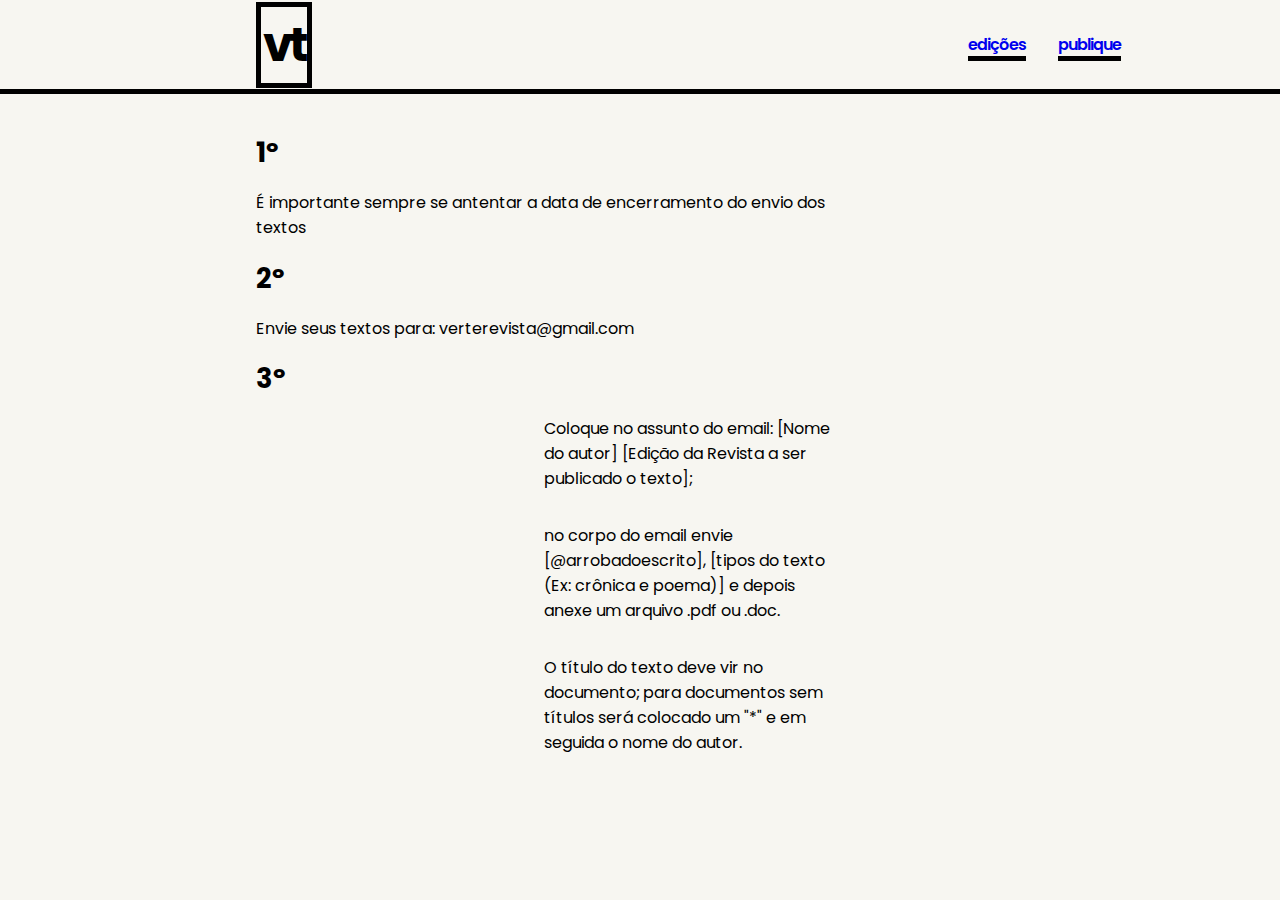
<file: passo_a_passo.html>
<html>
    <head>
        <link class="fav" rel="icon" type="image/png" href="images/vt48.png"/>
        <link rel="stylesheet" href="css/header.css">
        <link rel="stylesheet" href="css/style.css">
        <link rel="stylesheet" href="css/main.css">

        <meta name="viewport" content="width=device-width, initial-scale=1"/>
        <title>Revista Ver-te</title>
    </head>
    <body>
        <header>
            <nav>
                <h1 class="logo2">vt</h1>
                <ul>
                    <li><a class="bold" href="./index.html">edições</a></li>
                    <li><a class="bold" href="./publique.html">publique</a></li>
                </ul>
            </nav>
            <div class="div-line"></div>
        </header>

        <main>
            <div class="div-pub">
                <h1 class="pergunta">1º</h1>
                <p class="resposta">É importante sempre se antentar a data de encerramento do envio dos textos</p>

                <h1 class="pergunta">2º</h1>
                <p class="resposta">Envie seus textos para: verterevista@gmail.com</p>
                
                <h1 class="pergunta">3º</h1>
                <ul class="points">Coloque no assunto do email: [Nome do autor] [Edição da Revista a ser publicado o texto];</ul>
                <ul class="points">no corpo do email envie [@arrobadoescrito], [tipos do texto (Ex: crônica e poema)] e depois anexe um arquivo .pdf ou .doc.</ul>
                <ul class="points">O título do texto deve vir no documento; para documentos sem títulos será colocado um "*" e em seguida o nome do autor.</ul>
                <p class="resposta"> </p>
            </div>
        </main>
    </body>
    
    <!-- <footer><a class="l-footer" href="https://www.instagram.com/verte.revista/" target="_blank">@verte.revista</a> | <a class="l-footer" href="https://www.instagram.com/kennedyrmenezes/" target="_blank">@kennedyrmenezes</a></footer> -->
</html>
</file>
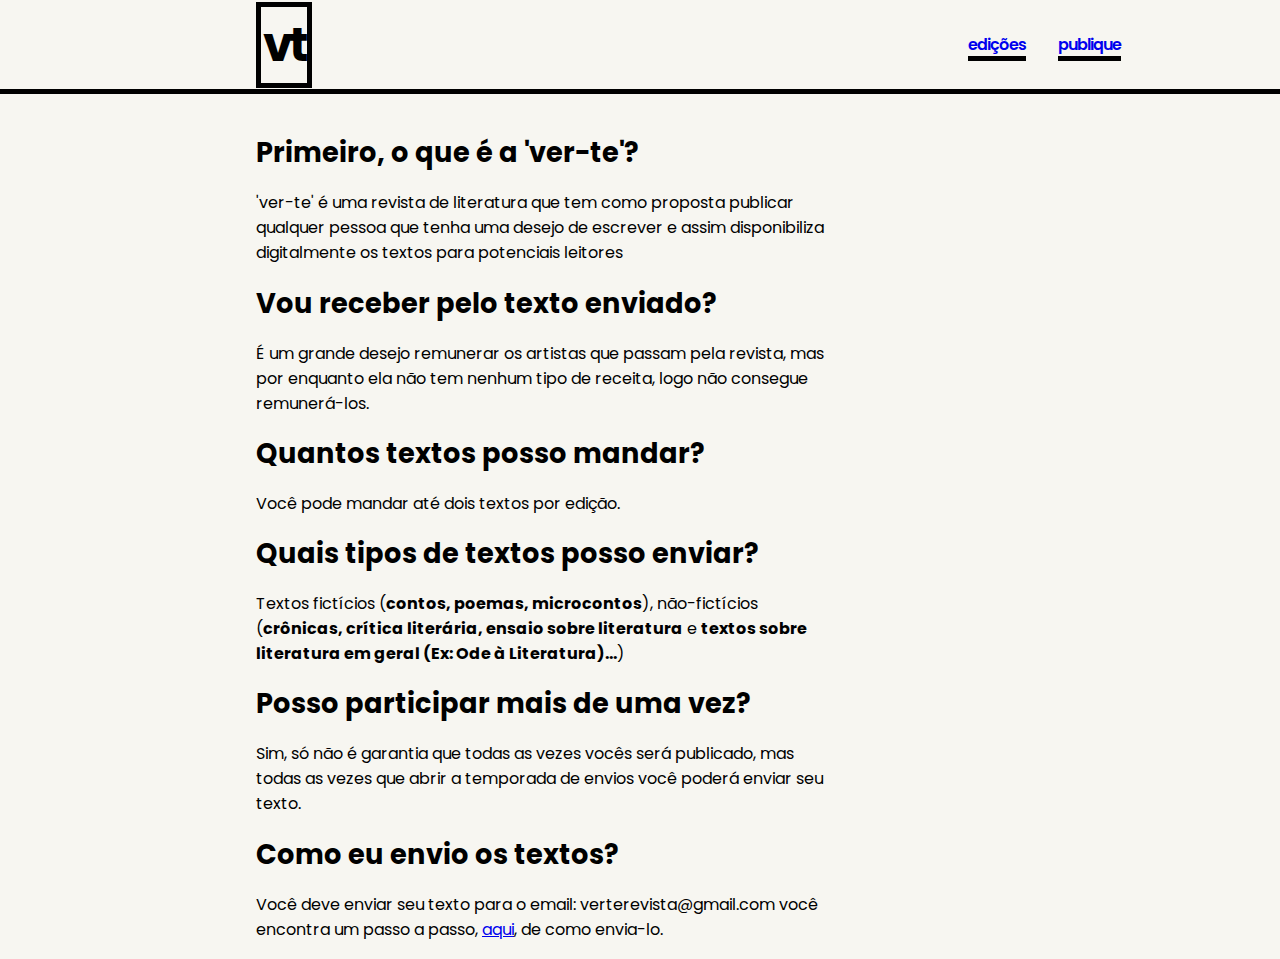
<file: publique.html>
<html>
    <head>
        <link class="fav" rel="icon" type="image/png" href="images/vt48.png"/>
        <link rel="stylesheet" href="css/header.css">
        <link rel="stylesheet" href="css/style.css">
        <link rel="stylesheet" href="css/main.css">

        <meta name="viewport" content="width=device-width, initial-scale=1"/>
        <title>Revista Ver-te</title>
    </head>
    <body>
        <header>
            <nav>
                <h1 class="logo2">vt</h1>
                <ul>
                    <li><a class="bold" href="./index.html">edições</a></li>
                    <li><a class="bold" href="./publique.html">publique</a></li>
                </ul>
            </nav>
            <div class="div-line"></div>
        </header>

        <main>
            <div class="div-pub">
                <h1 class="pergunta">Primeiro, o que é a 'ver-te'?</h1>
                <p class="resposta">'ver-te' é uma revista de literatura que tem como proposta publicar qualquer pessoa que tenha uma desejo de escrever e assim disponibiliza digitalmente os textos para potenciais leitores</p>

                <h1 class="pergunta">Vou receber pelo texto enviado?</h1>
                <p class="resposta">É um grande desejo remunerar os artistas que passam pela revista, mas por enquanto ela não tem nenhum tipo de receita, logo não consegue remunerá-los.</p>
                
                <h1 class="pergunta">Quantos textos posso mandar?</h1>
                <p class="resposta">Você pode mandar até dois textos por edição.</p>
                
                <h1 class="pergunta">Quais tipos de textos posso enviar?</h1>
                <p class="resposta">Textos fictícios (<strong>contos, poemas, microcontos</strong>), não-fictícios (<strong>crônicas, crítica literária, ensaio sobre literatura</strong> e <strong>textos sobre literatura em geral (Ex: Ode à Literatura)...</strong>)</p>
                
                <h1 class="pergunta">Posso participar mais de uma vez?</h1>
                <p class="resposta">Sim, só não é garantia que todas as vezes vocês será publicado, mas todas as vezes que abrir a temporada de envios você poderá enviar seu texto.</p>
                
                <h1 class="pergunta">Como eu envio os textos?</h1>
                <p class="resposta">Você deve enviar seu texto para o email: verterevista@gmail.com você encontra um passo a passo, <a href="passo_a_passo.html">aqui</a>, de como envia-lo.</p>
                

            </div>
        </main>
    </body>
    
    <!-- <footer><a class="l-footer" href="https://www.instagram.com/verte.revista/" target="_blank">@verte.revista</a> | <a class="l-footer" href="https://www.instagram.com/kennedyrmenezes/" target="_blank">@kennedyrmenezes</a></footer> -->
</html>
</file>
<file: css/header.css>
@import url('https://fonts.googleapis.com/css2?family=Poppins:wght@300&@200&@500&display=swap');
@import url('https://fonts.googleapis.com/css2?family=Poppins:wght@600&display=swap');

body {
    margin: 0;
    font-family: Poppins, sans-serif;
    background-color: #F7F6F1;
}

nav {
    margin-top: 0px;
    display: flex;
    /* justify-content: space-between; */
    align-items: center;
    /* background-color: blue; */
}

ul {
    list-style: none;
    display: flex;
    padding: 0;
    align-items: center;  
    margin-left: 50%;
}

li {
    padding: 1em;
}

.bold {
    text-decoration: none;
    border-bottom: 5px solid #000;
    font-weight: 600;
    letter-spacing: -1;
}

a:visited {
    color: #000;
}


/* .logo {
    width: 15%;
    margin-left: 20%;
    border-left: 4px black solid;
} */

.logo2 {
    /* position: absolute; */
    font-size: 3.0em;
    letter-spacing: -4;
    /* width: 60px;
    height: 60px; */
    padding: 2px;
    margin: 0;
    margin-left: 20%;
    border: 5px solid #000;
    /* margin-top: 7px; */
    
}

.div-line {
    background-color: black;
    width: 100%;
    height: 5px;
    margin-bottom: 1%;
}

.pergunta {
    width: 100%;
    font-size: 1.7em;
    margin: 0;
}

.resposta {
    margin-bottom: 3%;
}

@media (max-width: 1024px){

    nav {
        margin-top: 0px;
        display: flex;
        justify-content: space-between;
        align-items: center;
        /* background-color: blue; */
    }

    ul {
        list-style: none;
        display: flex;
        padding: 0% 6% 0% 6%;
        align-items: center;  
        margin-left: 3%;
    }

    .logo2 {
    /* position: absolute; */
    font-size: 3.0em;
    letter-spacing: -4;
    /* width: 60px;
    height: 60px; */
    padding: 2px;
    margin: 0;
    margin-left: 20%;
    border: 5px solid #000;
    /* margin-top: 7px; */
    }
    
}


@media (max-width: 700px){

    nav {
        margin-top: 0px;
        display: flex;
        justify-content: space-between;
        align-items: center;
        /* background-color: blue; */
    }

    ul {
        list-style: none;
        display: flex;
        padding: 0% 6% 0% 6%;
        align-items: center;  
        margin-left: 3%;
    }

    .logo2 {
    /* position: absolute; */
    font-size: 3.0em;
    letter-spacing: -4;
    /* width: 60px;
    height: 60px; */
    padding: 2px;
    margin: 0;
    margin-left: 7%;
    border: 5px solid #000;
    /* margin-top: 7px; */
    }

}
</file>
<file: css/style.css>
@import url('https://fonts.googleapis.com/css2?family=Poppins:wght@300&@200&@500&display=swap');
@import url('https://fonts.googleapis.com/css2?family=Poppins:wght@600&display=swap');
@import url('https://fonts.googleapis.com/css2?family=Cormorant:ital,wght@0,300;0,400;0,500;0,600;0,700;1,300;1,400;1,500;1,600;1,700&display=swap');


.pergunta {
    width: 100%;
    font-size: 1.7em;
    margin: 0;
}

.resposta {
    margin-bottom: 3%;
}


footer {
    height: 30px;
    position: fixed;
    left: 0;
    bottom: 0;
    width: 100%;
    background-color: black;
    color:#F5F2EB ;
    text-align: center;
}

.l-footer:link {
    color:#F5F2EB;
    text-decoration: none;

}

.l-footer:visited {
    color: #F5F2EB;
    text-decoration: none;
}


/*#F5F2EB*/
/* #202124 */



/*---------------------------------------------------------------------------------------------------------------------------*/



@media screen and (max-width: 1024px) {

    .div-main {
        display: flex;
        justify-content: space-between;
        flex-wrap: wrap;
        width: 80%;
        margin-left: 20%;
        margin-top: 3%;
        /* background-color: brown; */
    }

    /* .logo {
        width: 20%;
    } */

    /* .logo2 {
        display: none;
    } */

    .magazine {
        /* background-color: cyan; */
        width: 50%;
        text-align: center;
        font-size: 1.2em;
    }

    .div-pub {
        display: flex;
        justify-content: space-between;
        flex-wrap: wrap;
        width: 100%;
        margin-left: 20%;
        margin-top: 3%;
        /* background-color: brown; */
    }
    
    
    .img-revista1 {
        width: 70%;
        margin-right: 30%;
        box-shadow: 5px 4px 15px -1px rgba(0,0,0,0.5);
    }
    
    p {
        margin-right: 30%;
    }
}


@media screen and (max-width: 768px) {

    .div-main {
        display: flex;
        justify-content: space-between;
        flex-wrap: wrap;
        width: 80%;
        margin-left: 20%;
        margin-top: 3%;
        /* background-color: brown; */
    }

    nav {
        width: 100%;
        display: flex;
        flex-wrap: wrap;
        justify-content: space-between;
        
    }

    .logo {
        display: none;
    }

    .logo2 {
        font-size: 3.0em;
        letter-spacing: -2;
        /* width: 60px;
        height: 60px; */
        padding: 2px;
        margin: 0;
        margin-left: 20%;
        border: 5px solid #000;
        /* margin-top: 7px; */
        
    }

    .magazine {
        /* background-color: cyan; */
        width: 100%;
        text-align: center;
        font-size: 1.2em;
    }

    .pergunta {
        font-size: 1.5em;
    }
    
    .div-pub {
        display: flex;
        justify-content: space-between;
        flex-wrap: wrap;
        width: 70%;
        margin-left: 20%;
        margin-top: 3%;
        /* background-color: brown; */
    }
    
    .img-revista1 {
        width: 70%;
        margin-right: 30%;
        box-shadow: 5px 4px 15px -1px rgba(0,0,0,0.5);
    }
    
    p {
        margin-right: 30%;
    }
}
</file>
<file: css/main.css>
.div-pub {
    display: flex;
    justify-content: space-between;
    flex-wrap: wrap;
    width: 45%;
    margin-left: 20%;
    margin-top: 3%;
    /* background-color: brown; */
}

.div-main {
    display: flex;
    justify-content: space-between;
    flex-wrap: wrap;
    width: 70%;
    margin-left: 20%;
    margin-top: 3%;
    /* background-color: brown; */
}


/* Edições Section ------------------------------*/


.magazine {
    /* background-color: cyan; */
    width: 30%;
    text-align: center;
    font-size: 1.2em;
}


.img-revista1 {
    width: 100%;
    box-shadow: 5px 4px 15px -1px rgba(0,0,0,0.5);
    transition: 0.9s;
}

@media (max-width: 1024px){

    .div-main {
        display: flex;
        justify-content: space-between;
        flex-wrap: wrap;
        width: 70%;
        margin-left: 20%;
        margin-top: 3%;
        /* background-color: brown; */
    }

    .magazine {
        /* background-color: cyan; */
        width: 100%;
        text-align: center;
        font-size: 1.2em;
    }


}
</file>
<file: css/ed1.css>
@import url('https://fonts.googleapis.com/css2?family=Poppins:wght@300&@200&@500&display=swap');
@import url('https://fonts.googleapis.com/css2?family=Poppins:wght@600&display=swap');
@import url('https://fonts.googleapis.com/css2?family=Cormorant:ital,wght@0,300;0,400;0,500;0,600;0,700;1,300;1,400;1,500;1,600;1,700&display=swap');
@import url('https://fonts.googleapis.com/css2?family=Forum&display=swap');


main{
    width: 70%;
    margin-left: 20%;
}

.sc-1{
    width: 100%;
    display: flex;
    justify-content: space-between;
}

.logo2.content{
    width: 40px;
    position: fixed;
    bottom: 0%;
    left: 0%;
    margin-left: 0%;
    z-index: 1;
    transition: all 0.5s;
}

.logo2.content:visited{
    color: #000;
}

.hide {
    opacity:0;
    /* left:-100%; */
}
.show {
    opacity:1;
    /* left:0; */
}


.mg-1 {
    /* background-color: cyan; */
    width: 45%;
    text-align: center;
    font-size: 1.2em;
}

.editorial{
    margin-top: -1%;
    width: 50%;
    height: 50%;
    text-align: justify;
    text-justify: inter-word;
}

.pessoas{
    display: flex;
    /* justify-content: center; */
    align-items: center;
    flex-wrap: wrap;
}

.escritores{
    width: 100%;
    margin-top: 25px;
}

.esc-nomes-2{
    background-color: #000;
    color: #f7f6f1;
    padding: 3px 15px 3px 15px;
    border: none;
    margin: 0px 3px 0px 3px;
    border-radius: 10px 0px 0px 0px;
    font-weight: 700;
}

span{
    font-weight: 600;
}

.main-2{
    width: 100%;
    display: flex;
    justify-content: center;
    flex-wrap: wrap;
}

.area-texto{
    width: 40%;
}

/* .cadernos{
    margin: 0;
    margin-top: 10%;
    margin-bottom: 10%;
    width: 100%;
    font-family: Poppins, sans-serif;
    font-size: 15em;
    letter-spacing: -23;
    text-align: center;
} */

.esc-nomes{
    background-color: #000;
    color: #f7f6f1;
    padding: 3px 15px 3px 15px;
    border: none;
    margin: 0px 3px 0px 3px;
    border-radius: 10px 0px 0px 0px;
}

.cadernos{
    position: sticky;
    top: 0;
    margin: 0;
    margin-top: 5%;
    margin-bottom: -3%;
    width: 50%;
    margin-left: 25%;
    height: 15%;
    background-color: black;
    color: white;
    display: flex;
    justify-content: center;
    align-items: center;
    border-radius: 0px 0px 20px 20px;
    -webkit-box-shadow: 1px -7px 13px -5px rgba(0,0,0,0.57); 
    box-shadow: 1px -7px 13px -5px rgba(0,0,0,0.57);
}

.titulo-caderno{
    margin: 0;
    font-family: Poppins, sans-serif;
    font-size: 5em;
    padding: 0px 0px 10px 0px;
    letter-spacing: -10;
    font-weight: 600;
}

.header-titulo{
    display: flex;
    justify-content: space-between;
    align-items: center;
    border: solid #000 4px;
    padding: 0px 0px 0px 15px;
    border-radius: 0px 0px 20px 20px;
    margin-top: 20%;
    -webkit-box-shadow: 1px -7px 13px -5px rgba(0, 0, 0, 0.2); 
    box-shadow: 1px -7px 13px -5px rgba(0,0,0,0.2);
}

.btn-hide-show{
    border: #000 solid 5px;
    margin: 0% 10% 0% 10%;
    width: 70px;
    height: 30px;
    transition: 0.3s;
    border-radius: 5px 0px 0px 0px;

}

.btn-hide-show:hover{
    background-color: #000;
    color: #f7f6f1;
}

.titulo{
    font-size: 1.5em;
    margin-bottom: 5%;

}

.texto{
    font-family: 'Cormorant', serif;
    /* font-family: 'Forum', cursive; */
    font-weight: 500;
    text-align: justify;
    text-justify: inter-word;
    font-size: 1.2em;
    line-height: 1.5;
    text-indent: 50px;
    transition: 0.5s;
}

.hide{
     display: none;
}

.parag{
    word-wrap: break-word;
    white-space:pre-wrap;
}

.img-revista1 {
    width: 100%;
    box-shadow: 5px 4px 15px -1px rgba(0,0,0,0.5);
    transition: 0.9s;
}

a:visited {
    color: #000;
}

/* ******************************************************************** */

@media (max-width: 1650px){

    /*! MOD */
    main{
        width: 70%;
        margin-left: 20%;
    }

    /*! MOD */
    .logo2.content{
        width: 40px;
        position: fixed;
        bottom: 0%;
        left: 0%;
        margin-left: 0%;
        z-index: 1;
        transition: all 0.5s;
    }
    
    .logo2.content:visited{
        color: #000;
    }
    
    .hide {
        opacity:0;
        /* left:-100%; */
    }
    .show {
        opacity:1;
        /* left:0; */
    }
    
    /*! MOD */
    .mg-1 {
        /* background-color: cyan; */
        width: 40%;
        text-align: center;
        font-size: 1.2em;
    }
    
    /*! MOD */
    .editorial{
        margin-top: -1%;
        width: 55%;
        height: 50%;
        text-align: justify;
        text-justify: inter-word;
        font-size: 0.9em;
    }
    
    .escritores{
        width: 100%;
        margin-top: 25px;
    }
    
    span{
        font-weight: 600;
    }
    
    .main-2{
        width: 100%;
        display: flex;
        justify-content: center;
        flex-wrap: wrap;
    }
    
    /*! MOD */
    .area-texto{
        width: 50%;
    }
    
    /* .cadernos{
        margin: 0;
        margin-top: 10%;
        margin-bottom: 10%;
        width: 100%;
        font-family: Poppins, sans-serif;
        font-size: 15em;
        letter-spacing: -23;
        text-align: center;
    } */
    
    .esc-nomes{
        background-color: #000;
        color: #f7f6f1;
        padding: 3px 15px 3px 15px;
        border: none;
        margin: 0px 3px 0px 3px;
        border-radius: 10px 0px 0px 0px;
    }

    .cadernos{
        position: sticky;
        top: 0;
        margin: 0;
        margin-top: 5%;
        margin-bottom: 10%;
        width: 60%;
        margin-left: 20%;
        height: 12%;
        background-color: black;
        color: white;
        display: flex;
        justify-content: center;
        align-items: center;
        border-radius: 0px 0px 20px 20px;
    }
    
    /* .cadernos{
        position: sticky;
        top: 0;
        margin: 0;
        margin-top: 5%;
        margin-bottom: 10%;
        width: 100%;
        height: 15%;
        background-color: black;
        color: white;
        display: flex;
        justify-content: center;
        align-items: center;
    }
     */
    /*! MOD */
    .titulo-caderno{
        margin: 0;
        font-family: Poppins, sans-serif;
        font-size: 5em;
        letter-spacing: -10;
        font-weight: 600;
    }
    
    .titulo{
        font-size: 1.5em;
        margin-bottom: 5%;
    }
    
    .texto{
        font-family: 'Cormorant', serif;
        /* font-family: 'Forum', cursive; */
        font-weight: 500;
        text-align: justify;
        text-justify: inter-word;
        font-size: 1.2em;
        line-height: 1.5;
        text-indent: 50px;
    }
    
    
    .img-revista1 {
        width: 100%;
        box-shadow: 5px 4px 15px -1px rgba(0,0,0,0.5);
        transition: 0.9s;
    }
    
    a:visited {
        color: #000;
    }

}

/* ******************************************************************** */

@media (max-width: 1450px){

    /*! MOD */
    main{
        width: 70%;
        margin-left: 20%;
    }
    
    /*! MOD */
    .logo2.content{
        width: 30px;
        position: fixed;
        bottom: 0%;
        left: 0%;
        margin-left: 0%;
        z-index: 1;
        transition: all 0.5s;
        font-size: 2.5em;
    }
    
    .logo2.content:visited{
        color: #000;
    }
    
    .hide {
        opacity:0;
        /* left:-100%; */
    }
    .show {
        opacity:1;
        /* left:0; */
    }
    
    /*! MOD */
    .mg-1 {
        /* background-color: cyan; */
        display: none;
    }
    
    /*! MOD */
    .editorial{
        margin-top: -1%;
        width: 100%;
        height: 50%;
        text-align: justify;
        text-justify: inter-word;
        font-size: 0.9em;
    }
    
    .escritores{
        width: 100%;
        margin-top: 25px;
    }
    
    span{
        font-weight: 600;
    }
    
    .main-2{
        width: 100%;
        display: flex;
        justify-content: center;
        flex-wrap: wrap;
    }
    
    /*! MOD */
    .area-texto{
        width: 60%;
    }
    
    /* .cadernos{
        margin: 0;
        margin-top: 10%;
        margin-bottom: 10%;
        width: 100%;
        font-family: Poppins, sans-serif;
        font-size: 15em;
        letter-spacing: -23;
        text-align: center;
    } */
    
    .esc-nomes{
        background-color: #000;
        color: #f7f6f1;
        padding: 3px 15px 3px 15px;
        border: none;
        margin: 0px 3px 0px 3px;
        border-radius: 10px 0px 0px 0px;
    }
    
    /* .cadernos{
        position: sticky;
        top: 0;
        margin: 0;
        margin-top: 5%;
        margin-bottom: 10%;
        width: 100%;
        height: 15%;
        background-color: black;
        color: white;
        display: flex;
        justify-content: center;
        align-items: center;
    } */

    .cadernos{
        position: sticky;
        top: 0;
        margin: 0;
        margin-top: 5%;
        margin-bottom: 10%;
        width: 70%;
        margin-left: 15%;
        height: 12%;
        background-color: black;
        color: white;
        display: flex;
        justify-content: center;
        align-items: center;
        border-radius: 0px 0px 20px 20px;
    }
    
    /*! MOD */
    .titulo-caderno{
        margin: 0;
        font-family: Poppins, sans-serif;
        font-size: 5em;
        letter-spacing: -10;
        font-weight: 600;
    }
    
    .titulo{
        font-size: 1.5em;
        margin-bottom: 5%;
    }
    
    .texto{
        font-family: 'Cormorant', serif;
        /* font-family: 'Forum', cursive; */
        font-weight: 500;
        text-align: justify;
        text-justify: inter-word;
        font-size: 1.2em;
        line-height: 1.5;
        text-indent: 50px;
    }
    
    
    .img-revista1 {
        width: 100%;
        box-shadow: 5px 4px 15px -1px rgba(0,0,0,0.5);
        transition: 0.9s;
    }
    
    a:visited {
        color: #000;
    }

}

/* ******************************************************************** */

@media (max-width: 700px){

    /*! MOD */
    main{
        width: 85%;
        margin: auto;
    }
   

    /*! MOD */
    .logo2.content{
        width: 10px;
        height: 10px;
        position: fixed;
        bottom: 0%;
        left: 0%;
        margin-left: 0%;
        z-index: 1;
        transition: all 0.5s;
        font-size: 0em;
    }

    .esc-nomes{
        background-color: #000;
        color: #f7f6f1;
        padding: 1px 5px 1px 5px;
        border: none;
        font-size: 14px;
        border-radius: 10px 0px 0px 0px;
    }

    .esc-nomes-2{
        background-color: #000;
        color: #f7f6f1;
        padding: 1px 5px 1px 5px;
        border: none;
        /* margin: 0px 3px 0px 3px; */
        border-radius: 10px 0px 0px 0px;
        font-weight: 700;
        font-size: 14px;
    }

    /*! MOD */
    .area-texto{
        width: 85%;
    }

    /*! MOD */
    .cadernos{
        position: sticky;
        top: 0;
        margin: 0;
        margin-top: 10%;
        margin-bottom: 10%;
        width: 100%;
        /* margin-left: 15%; */
        height: 8%;
        background-color: black;
        color: white;
        display: flex;
        justify-content: center;
        align-items: center;
        border-radius: 0px 0px 20px 20px;
    }

    /*! MOD */
    .titulo-caderno{
        margin: 0;
        font-family: Poppins, sans-serif;
        font-size: 3em;
        letter-spacing: -6;
        font-weight: 600;
    }

    .texto{
        font-family: 'Cormorant', serif;
        /* font-family: 'Forum', cursive; */
        font-weight: 500;
        text-align: justify;
        text-justify: inter-word;
        font-size: 1.1em;
        line-height: 1.5;
        text-indent: 50px;
    }

}
</file>
